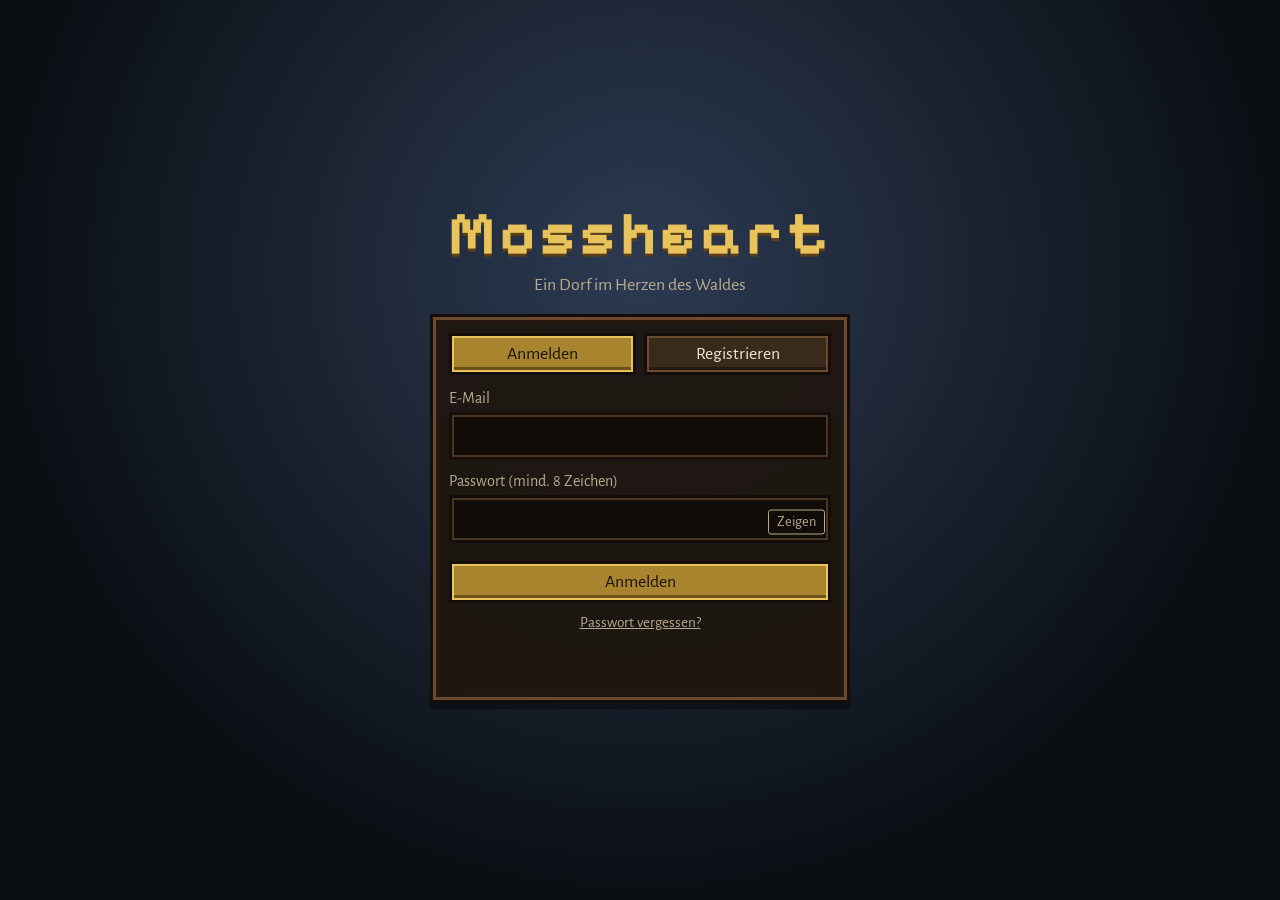
<file: index.html>
<!doctype html>
<html lang="de">
<head>
  <meta charset="utf-8">
  <meta name="viewport" content="width=device-width, initial-scale=1, viewport-fit=cover">
  <meta name="theme-color" content="#0b0f14">
  <title>Mossheart</title>
  <link rel="preconnect" href="https://fonts.googleapis.com">
  <link rel="preconnect" href="https://fonts.gstatic.com" crossorigin>
  <link href="https://fonts.googleapis.com/css2?family=Alegreya+Sans:wght@400;500;700;800&family=Pixelify+Sans:wght@400;600;700&display=swap" rel="stylesheet">
  <link rel="stylesheet" href="style.css?v=38">
</head>
<body>
  <!-- Anmeldung -->
  <div id="auth-screen" class="auth-screen">
    <main class="auth-content">
      <h1 class="logo">Mossheart</h1>
      <p class="tagline">Ein Dorf im Herzen des Waldes</p>
      <section id="auth-view" class="px-frame">
        <div class="tabs">
          <button type="button" id="tab-login" class="px-btn active">Anmelden</button>
          <button type="button" id="tab-register" class="px-btn">Registrieren</button>
        </div>
        <form id="auth-form">
          <label id="name-label" hidden>Charaktername
            <input id="character" minlength="3" maxlength="24" autocomplete="nickname">
          </label>
          <label>E-Mail <input id="email" type="email" required autocomplete="email"></label>
          <label>Passwort (mind. 8 Zeichen) <span class="pw-wrap"><input id="password" type="password" minlength="8" required autocomplete="current-password"><button type="button" id="pw-toggle" class="pw-toggle" data-for="password" aria-label="Passwort anzeigen" aria-pressed="false" title="Passwort anzeigen">Zeigen</button></span></label>
          <button type="submit" id="submit-btn" class="px-btn primary">Anmelden</button>
          <button type="button" id="forgot-btn" class="link-btn">Passwort vergessen?</button>
          <p id="auth-msg" class="msg" role="status"></p>
        </form>
        <form id="recover-form" hidden>
          <p class="small">Leg ein neues Passwort fest.</p>
          <input type="email" id="recover-user" autocomplete="username" hidden>
          <label>Neues Passwort (mind. 8 Zeichen) <span class="pw-wrap"><input id="new-password" type="password" minlength="8" required autocomplete="new-password"><button type="button" class="pw-toggle" data-for="new-password" aria-label="Passwort anzeigen" aria-pressed="false" title="Passwort anzeigen">Zeigen</button></span></label>
          <button type="submit" id="recover-btn" class="px-btn primary">Passwort speichern</button>
          <p id="recover-msg" class="msg" role="status"></p>
        </form>
      </section>
    </main>
  </div>

  <!-- Charaktererstellung -->
  <div id="creator" class="creator" hidden></div>

  <!-- Spiel -->
  <div id="game" hidden>
    <div id="stage" class="stage"></div>

    <header class="ui topbar">
      <div class="chip px-frame small" id="mood-chip">…</div>
      <div class="banner"><span id="banner-title">Dorf</span></div>
      <div class="top-right">
        <button type="button" class="px-btn icon" id="gear-btn" aria-label="Einstellungen">⚙</button>
        <div class="px-frame small menu" id="gear-menu" hidden>
          <p class="muted" id="who"></p>
          <label class="small menu-row">Gegend ansehen
            <select id="land-preview"></select></label>
          <label class="small menu-row">Haltung des Helden
            <select id="pose-preview"></select></label>
          <button type="button" class="px-btn" id="logout-btn">Abmelden</button>
        </div>
      </div>
    </header>

    <section class="ui panel px-frame" id="panel" hidden>
      <div class="panel-head"><h2 id="panel-title"></h2><button type="button" class="px-btn icon" id="panel-close" aria-label="Schließen">✕</button></div>
      <div id="panel-body"></div>
    </section>

    <nav class="ui dock px-frame" id="dock" aria-label="Hauptmenü"></nav>
    <div class="ui tooltip px-frame small" id="tooltip" hidden></div>
    <section class="ui selcard px-frame" id="selcard" hidden></section>
    <section class="ui dialog px-frame" id="dialog" hidden></section>
    <section class="ui quest px-frame" id="questbox" hidden></section>
  </div>

  <script type="module" src="app.js?v=41"></script>
</body>
</html>
</file>
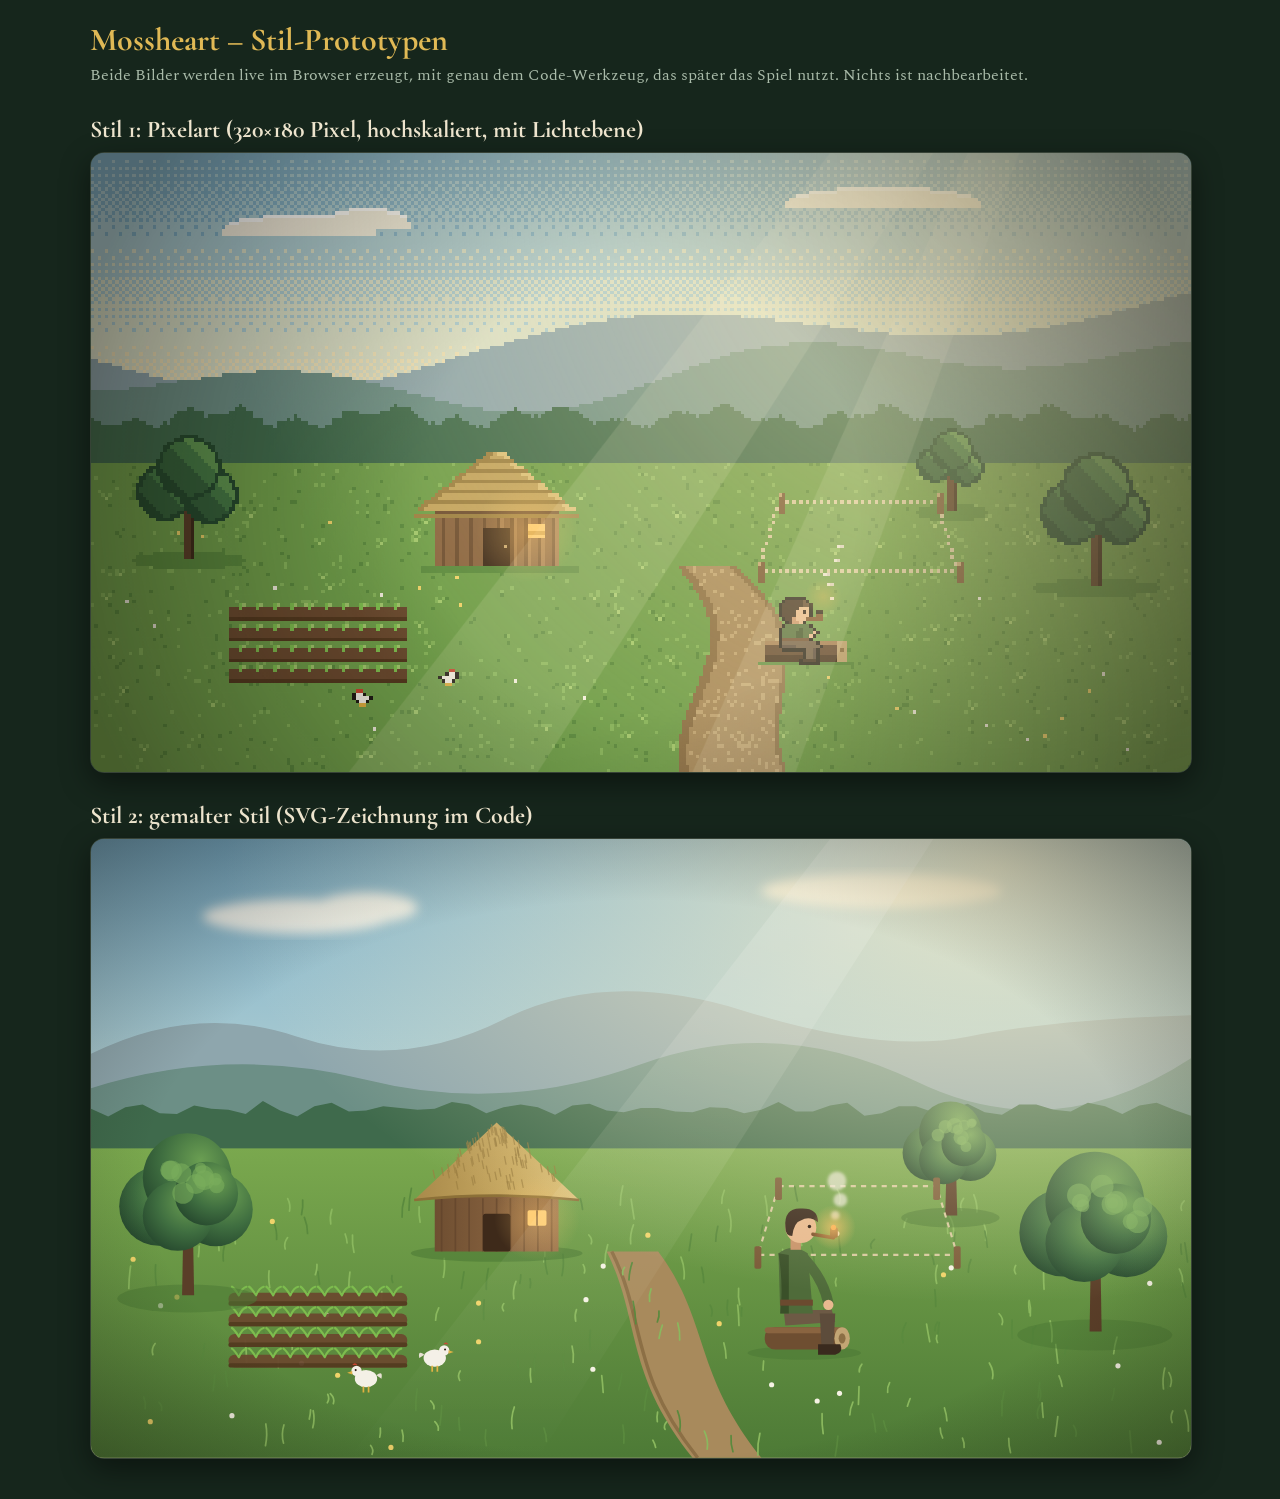
<file: prototyp/index.html>
<!doctype html>
<html lang="de">
<head>
  <meta charset="utf-8">
  <meta name="viewport" content="width=device-width, initial-scale=1">
  <title>Mossheart – Stil-Prototypen</title>
  <link href="https://fonts.googleapis.com/css2?family=Cormorant+Garamond:wght@600;700&family=Spectral:wght@400&display=swap" rel="stylesheet">
  <style>
    body { margin: 0; background: #16261c; color: #efe6cf; font-family: 'Spectral', Georgia, serif; }
    main { max-width: 1100px; margin: 0 auto; padding: 20px 14px 40px; }
    h1, h2 { font-family: 'Cormorant Garamond', Georgia, serif; }
    h1 { color: #e0b955; margin: 0 0 4px; }
    h2 { margin: 28px 0 8px; }
    p { color: #a9bba9; margin: 4px 0; }
    .frame { position: relative; width: 100%; aspect-ratio: 16 / 9; border-radius: 14px; overflow: hidden; border: 1px solid rgba(239,230,207,.15); box-shadow: 0 10px 30px rgba(0,0,0,.45); }
    .frame canvas, .frame svg { position: absolute; inset: 0; width: 100%; height: 100%; display: block; }
    #pixel-base { image-rendering: pixelated; }
    #pixel-light { mix-blend-mode: normal; pointer-events: none; }
    .p-smoke { animation: psmoke 6s ease-in-out infinite alternate; }
    .p-ember { animation: ember 1.4s ease-in-out infinite alternate; }
    @keyframes psmoke { from { transform: translate(0, 6px); opacity: .5; } to { transform: translate(8px, -10px); opacity: .8; } }
    @keyframes ember { from { opacity: .6; } to { opacity: 1; } }
    body.solo main > :not(.show) { display: none; }
    body.solo main { max-width: none; padding: 0; }
    body.solo .frame { border-radius: 0; border: 0; }
  </style>
</head>
<body>
  <main>
    <header class="intro"><h1>Mossheart – Stil-Prototypen</h1>
      <p>Beide Bilder werden live im Browser erzeugt, mit genau dem Code-Werkzeug, das später das Spiel nutzt. Nichts ist nachbearbeitet.</p></header>

    <section id="pixel" class="block"><h2>Stil 1: Pixelart (320×180 Pixel, hochskaliert, mit Lichtebene)</h2>
      <div class="frame"><canvas id="pixel-base"></canvas><canvas id="pixel-light"></canvas></div></section>

    <section id="ghibli" class="block"><h2>Stil 2: gemalter Stil (SVG-Zeichnung im Code)</h2>
      <div class="frame" id="painted"></div></section>
  </main>
  <script type="module">
    import { drawPixelScene } from './pixel.js?v=1';
    import { drawPaintedScene } from './painted.js?v=1';
    const solo = location.hash.slice(1);
    if (solo === 'pixel' || solo === 'ghibli') {
      document.body.classList.add('solo');
      document.getElementById(solo).classList.add('show');
    }
    const base = document.getElementById('pixel-base'), light = document.getElementById('pixel-light');
    const loop = (t) => { drawPixelScene(base, light, t); requestAnimationFrame(loop); };
    requestAnimationFrame(loop);
    drawPaintedScene(document.getElementById('painted'));
  </script>
</body>
</html>
</file>
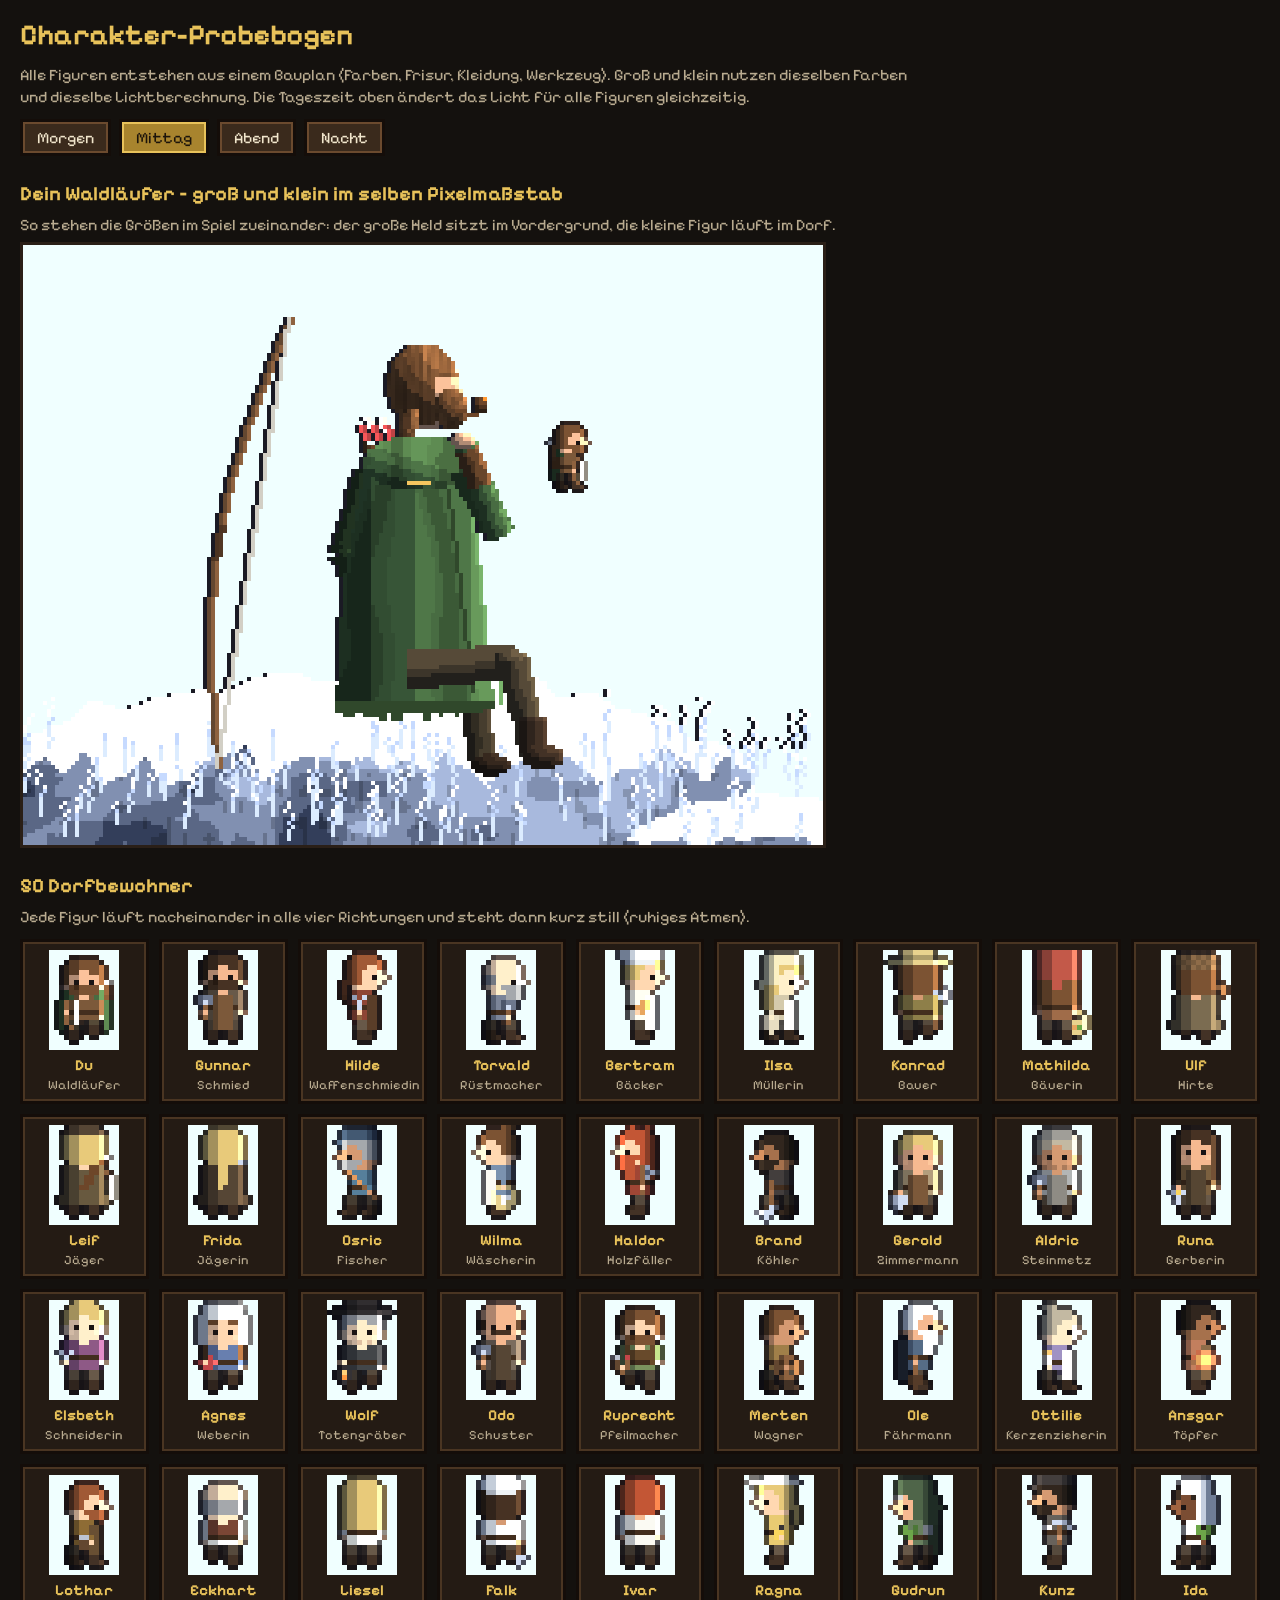
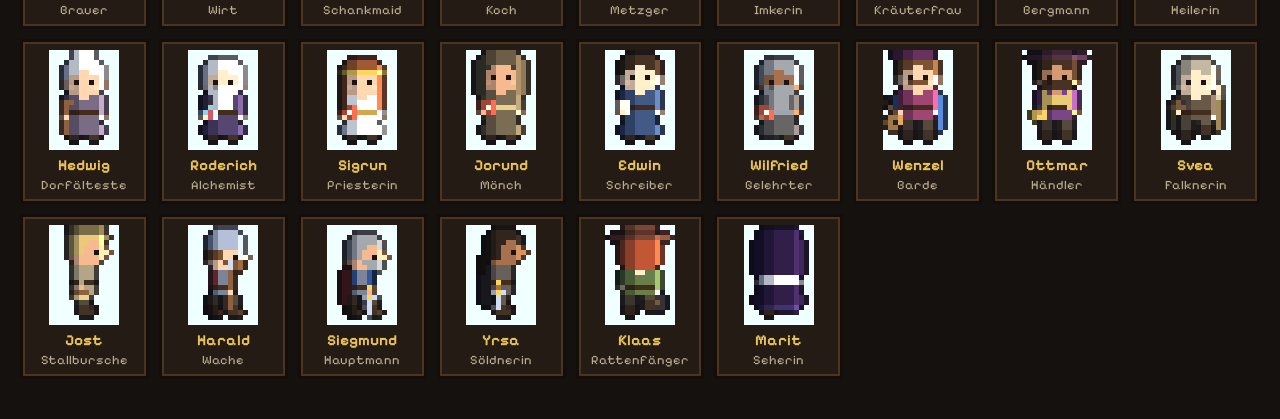
<file: prototyp/charaktere.html>
<!doctype html>
<html lang="de">
<head>
<meta charset="utf-8">
<meta name="viewport" content="width=device-width, initial-scale=1">
<title>Mossheart – Charakter-Probebogen</title>
<link href="https://fonts.googleapis.com/css2?family=Pixelify+Sans:wght@400;700&display=swap" rel="stylesheet">
<style>
  body { margin: 0; background: #14110e; color: #f1e6cc; font-family: 'Pixelify Sans', monospace; }
  header { padding: 18px 20px 6px; }
  h1 { margin: 0; color: #e8c25a; font-size: 1.8rem; }
  h2 { color: #e8c25a; font-size: 1.25rem; margin: 26px 20px 8px; }
  p { margin: 6px 20px; color: #b9ab90; max-width: 900px; line-height: 1.4; }
  .row { display: flex; gap: 8px; flex-wrap: wrap; margin: 10px 20px; }
  button { font-family: inherit; font-size: 1rem; color: #f1e6cc; background: #3a2a1c; border: 3px solid #140d09; box-shadow: inset 0 0 0 2px #6b4a2e; padding: 6px 14px; cursor: pointer; }
  button.on { background: #a8842e; color: #1c140a; box-shadow: inset 0 0 0 2px #e8c25a; }
  canvas { image-rendering: pixelated; display: block; }
  #hero { margin: 0 20px; border: 3px solid #2a1f17; max-width: calc(100vw - 46px); height: auto; }
  .grid { display: grid; grid-template-columns: repeat(auto-fill, minmax(118px, 1fr)); gap: 10px; margin: 10px 20px 40px; }
  .card { background: #241b14; border: 3px solid #140d09; box-shadow: inset 0 0 0 2px #4a3522; padding: 8px; text-align: center; }
  .card canvas { margin: 0 auto 6px; width: 70px; height: 100px; }
  .card b { display: block; color: #e8c25a; font-size: .95rem; }
  .card span { font-size: .8rem; color: #b9ab90; }
</style>
</head>
<body>
<header><h1>Charakter-Probebogen</h1></header>
<p>Alle Figuren entstehen aus einem Bauplan (Farben, Frisur, Kleidung, Werkzeug). Groß und klein nutzen dieselben Farben und dieselbe Lichtberechnung. Die Tageszeit oben ändert das Licht für alle Figuren gleichzeitig.</p>
<div class="row" id="times"></div>
<h2>Dein Waldläufer – groß und klein im selben Pixelmaßstab</h2>
<p>So stehen die Größen im Spiel zueinander: der große Held sitzt im Vordergrund, die kleine Figur läuft im Dorf.</p>
<canvas id="hero" width="800" height="600"></canvas>
<h2>50 Dorfbewohner</h2>
<p>Jede Figur läuft nacheinander in alle vier Richtungen und steht dann kurz still (ruhiges Atmen).</p>
<div class="grid" id="grid"></div>
<script type="module">
  import { setMood } from '../game/core.js?v=1';
  import * as CORE from '../game/core.js?v=1';
  import { heroSprite, HERO_PLAN, HERO_W, sheetData, smallSprite, SW, SH } from '../game/chars.js?v=3';
  import { VILLAGERS } from '../game/villagers.js?v=1';
  const TIMES = [['morgen', 'Morgen'], ['mittag', 'Mittag'], ['abend', 'Abend'], ['nacht', 'Nacht']];
  const month = new Date().getMonth(), season = month >= 2 && month <= 4 ? 'fruehling' : month >= 5 && month <= 7 ? 'sommer' : month >= 8 && month <= 10 ? 'herbst' : 'winter';
  let time = 'mittag', sheets = [], heroF = [], grassCol = '#4a5a34';
  const all = [HERO_PLAN, ...VILLAGERS];
  const grid = document.getElementById('grid');
  const cards = all.map((p, i) => {
    const d = document.createElement('div'); d.className = 'card';
    const cv = document.createElement('canvas'); cv.width = SW; cv.height = SH;
    const b = document.createElement('b'); b.textContent = i === 0 ? 'Du' : p.name;
    const s = document.createElement('span'); s.textContent = p.beruf;
    d.append(cv, b, s); grid.append(d); return cv;
  });
  const toCanvas = (data, w, h) => { const c = document.createElement('canvas'); c.width = w; c.height = h; c.getContext('2d').putImageData(new ImageData(data, w, h), 0, 0); return c; };
  function build() {
    setMood(time, season);
    const g = CORE.S.grass[1], m = CORE.mul(CORE.hex(g), CORE.add(CORE.AMB, CORE.sc(CORE.LIGHT, 0.7)));
    grassCol = `rgb(${Math.min(255, m[0] * 255) | 0},${Math.min(255, m[1] * 255) | 0},${Math.min(255, m[2] * 255) | 0})`;
    sheets = all.map((p) => { const s = sheetData(p); return toCanvas(s.data, s.w, s.h); });
    heroF = [0, 1].map((b) => toCanvas(heroSprite(HERO_PLAN, b).data, HERO_W, 270));
    document.querySelectorAll('#times button').forEach((b) => b.classList.toggle('on', b.dataset.t === time));
  }
  const tb = document.getElementById('times');
  for (const [k, n] of TIMES) { const b = document.createElement('button'); b.textContent = n; b.dataset.t = k; b.onclick = () => { time = k; build(); }; tb.append(b); }
  build();
  const seq = [['down', 3], ['right', 3], ['up', 3], ['left', 3], ['idle', 3]], DIR = { down: 0, up: 1, right: 2, left: 3 };
  function frameFor(t, off) {
    const cyc = 15000, u = ((t + off) % cyc) / 1000; let acc = 0;
    for (const [d, dur] of seq) { if (u < acc + dur) { if (d === 'idle') return [4 + (((u - acc) % 3) > 1.8 ? 1 : 0), 0]; return [Math.floor((u - acc) * 4.5) % 4, DIR[d]]; } acc += dur; }
    return [4, 0];
  }
  const hc = document.getElementById('hero').getContext('2d'); hc.imageSmoothingEnabled = false;
  function loop(t) {
    // großer + kleiner Held, Maßstab 4 (Ausschnitt 200×150 Weltpixel)
    hc.fillStyle = grassCol; hc.fillRect(0, 0, 800, 600);
    const ph = (t % 6400) / 6400, bf = ph > 0.08 && ph < 0.45 ? 1 : 0;
    hc.drawImage(heroF[bf], 0, 120, 200, 150, 0, 0, 800, 600);
    // kleiner Held läuft im Hintergrund hin und her
    const u = (t / 14000) % 1, x = 120 + (u < 0.5 ? u * 2 : 2 - u * 2) * 60, dir = u < 0.5 ? 2 : 3, col = Math.floor(t / 230) % 4;
    hc.fillStyle = 'rgba(15,18,28,.28)'; hc.fillRect((x - 4) * 4, 60 * 4, 32, 4);
    hc.drawImage(sheets[0], col * SW, dir * SH, SW, SH, (x - 7) * 4, (60 - 17) * 4, SW * 4, SH * 4);
    cards.forEach((cv, i) => { const c = cv.getContext('2d'); c.clearRect(0, 0, SW, SH); const [fc, fr] = frameFor(t, i * 700); c.drawImage(sheets[i], fc * SW, fr * SH, SW, SH, 0, 0, SW, SH); cv.style.background = grassCol; });
    requestAnimationFrame(loop);
  }
  requestAnimationFrame(loop);
</script>
</body>
</html>
</file>
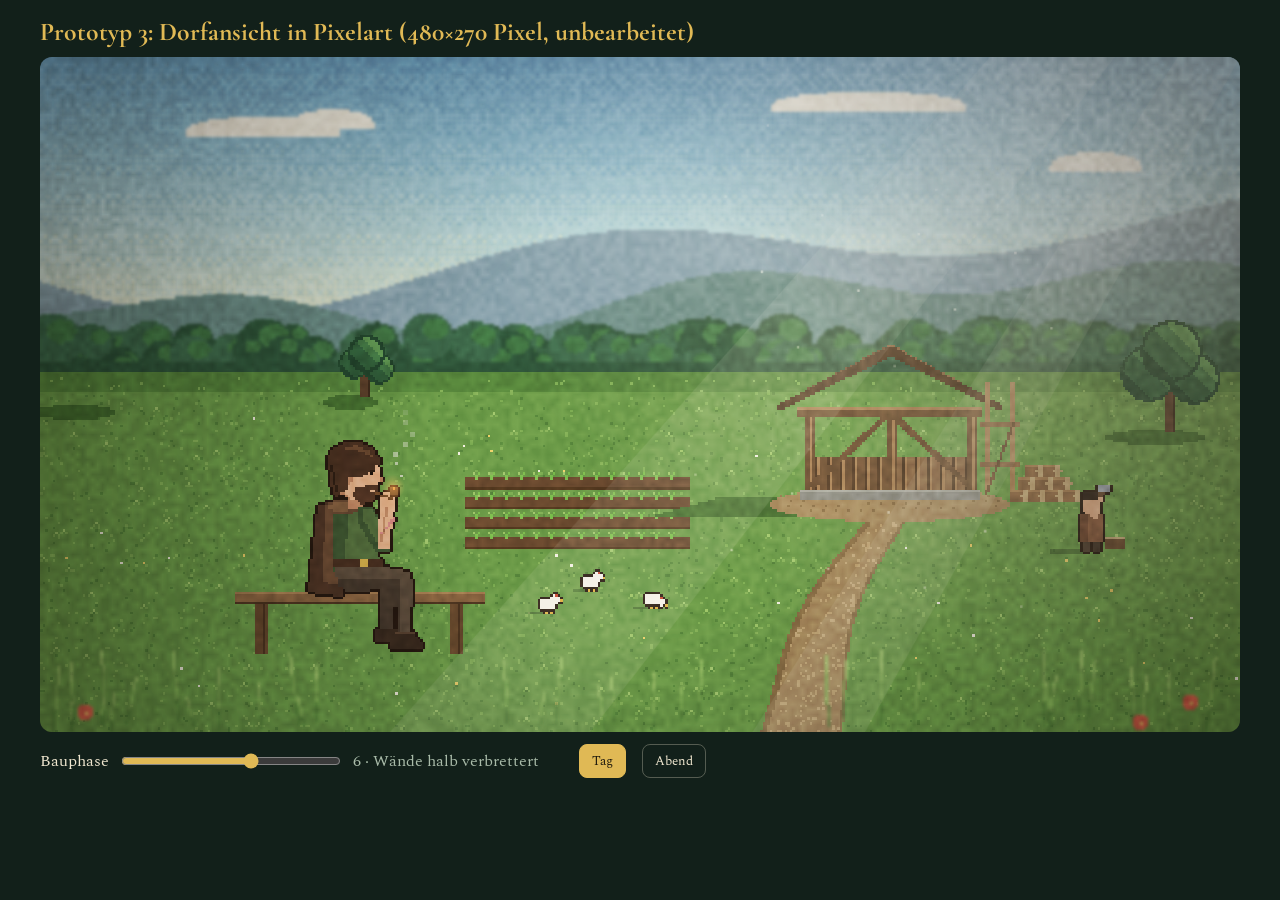
<file: prototyp/v3.html>
<!doctype html>
<html lang="de">
<head>
  <meta charset="utf-8">
  <meta name="viewport" content="width=device-width, initial-scale=1">
  <title>Mossheart – Prototyp 3</title>
  <link href="https://fonts.googleapis.com/css2?family=Cormorant+Garamond:wght@600;700&family=Spectral:wght@400&display=swap" rel="stylesheet">
  <style>
    body { margin: 0; background: #12201a; color: #efe6cf; font-family: 'Spectral', Georgia, serif; }
    main { max-width: 1200px; margin: 0 auto; padding: 16px 12px 40px; }
    h1 { font-family: 'Cormorant Garamond', Georgia, serif; color: #e0b955; margin: 0 0 10px; font-size: 1.6rem; }
    .frame { position: relative; width: 100%; aspect-ratio: 16 / 9; overflow: hidden; border-radius: 12px; background: #000; }
    .frame canvas { position: absolute; inset: 0; width: 100%; height: 100%; image-rendering: pixelated; }
    #bg { filter: blur(1.6px); transform: scale(1.01); }
    #near { filter: blur(1.4px); }
    #glow { mix-blend-mode: screen; image-rendering: auto; }
    #shade { mix-blend-mode: multiply; image-rendering: auto; }
    #grain { mix-blend-mode: overlay; opacity: .10; image-rendering: auto; }
    .controls { display: flex; flex-wrap: wrap; gap: 16px; align-items: center; margin-top: 12px; }
    .controls label { display: flex; align-items: center; gap: 10px; }
    input[type=range] { width: 220px; accent-color: #e0b955; }
    button { background: transparent; color: #efe6cf; border: 1px solid rgba(239,230,207,.3); border-radius: 8px; padding: 6px 12px; font-family: inherit; cursor: pointer; }
    button.on { background: #e0b955; color: #1f1a0e; border-color: #e0b955; }
    .stage-name { color: #a9bba9; min-width: 210px; }
  </style>
</head>
<body>
  <main>
    <h1>Prototyp 3: Dorfansicht in Pixelart (480×270 Pixel, unbearbeitet)</h1>
    <div class="frame">
      <canvas id="bg"></canvas><canvas id="mid"></canvas><canvas id="anim"></canvas><canvas id="front"></canvas>
      <canvas id="near"></canvas><canvas id="glow"></canvas><canvas id="shade"></canvas><canvas id="grain"></canvas>
    </div>
    <div class="controls">
      <label>Bauphase <input id="stage" type="range" min="0" max="10" value="6"> <span id="stage-name" class="stage-name"></span></label>
      <button id="day" class="on" type="button">Tag</button><button id="evening" type="button">Abend</button>
    </div>
  </main>
  <script type="module">
    import { drawBackground, drawMid, drawFront, drawNear, drawAnim, drawGlow, drawShade, drawGrain } from './v3.js?v=1';
    const $ = (id) => document.getElementById(id);
    const NAMES = ['0 · Bauplatz abgesteckt', '1 · Material angeliefert', '2 · Steinfundament', '3 · Pfosten stehen', '4 · Balken und Streben',
      '5 · Dachsparren, Gerüst', '6 · Wände halb verbrettert', '7 · Wände fertig', '8 · Dach halb gedeckt', '9 · Dach gedeckt', '10 · Fertig, bewohnt'];
    const params = new URLSearchParams(location.search);
    let stage = Number(params.get('stage') ?? 6), mode = params.get('mode') === 'evening' ? 'evening' : 'day';
    $('stage').value = stage;
    function redraw() {
      drawBackground($('bg'), mode); drawMid($('mid'), stage); drawFront($('front'), { scar: true }); drawNear($('near')); drawShade($('shade'), mode);
      $('stage-name').textContent = NAMES[stage];
      $('day').classList.toggle('on', mode === 'day'); $('evening').classList.toggle('on', mode === 'evening');
    }
    $('stage').oninput = (e) => { stage = Number(e.target.value); redraw(); };
    $('day').onclick = () => { mode = 'day'; redraw(); };
    $('evening').onclick = () => { mode = 'evening'; redraw(); };
    redraw();
    let lastGrain = 0;
    const loop = (t) => {
      drawAnim($('anim'), t, stage); drawGlow($('glow'), t, mode, stage);
      if (t - lastGrain > 90) { drawGrain($('grain')); lastGrain = t; }
      requestAnimationFrame(loop);
    };
    requestAnimationFrame(loop);
  </script>
</body>
</html>
</file>
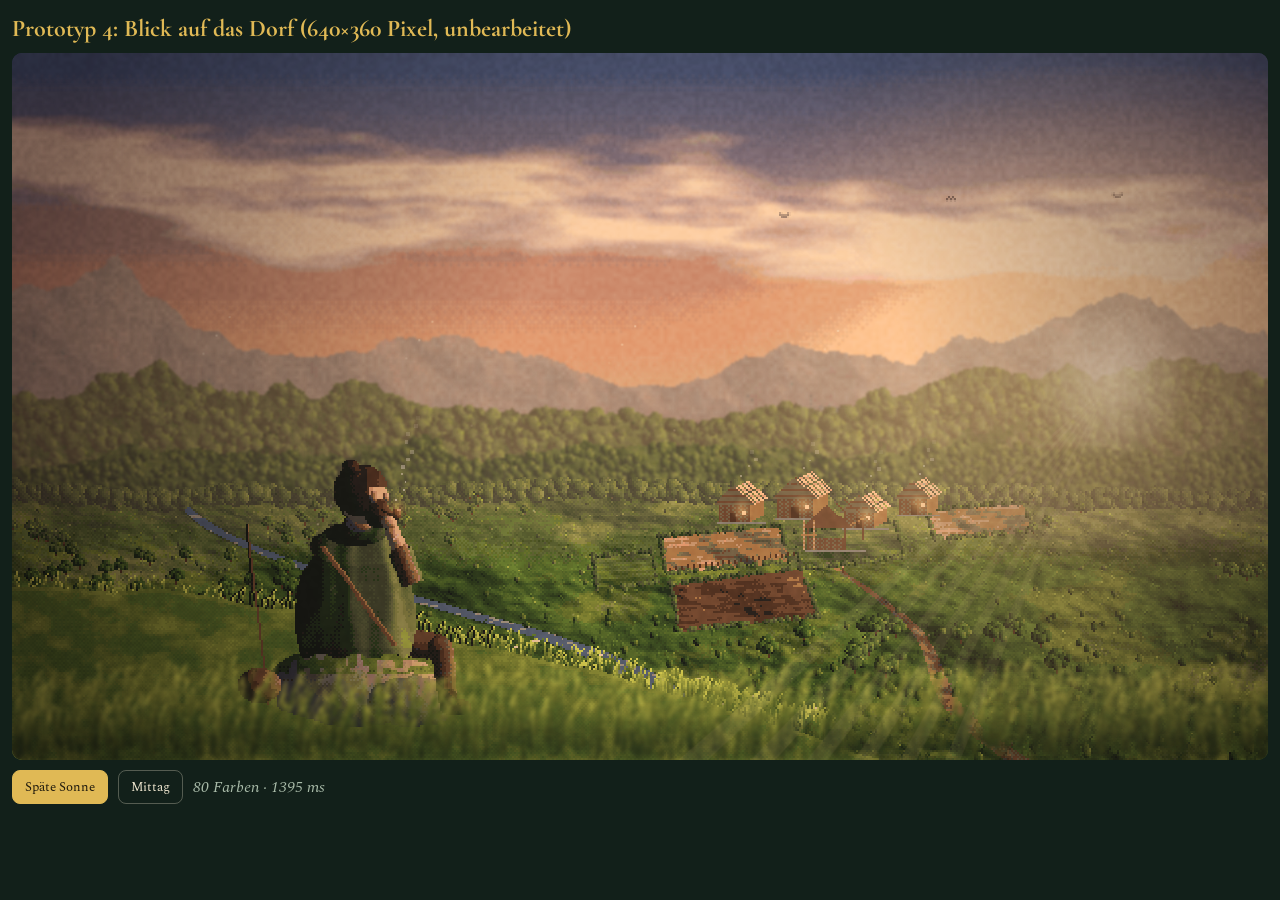
<file: prototyp/v4.html>
<!doctype html>
<html lang="de">
<head>
  <meta charset="utf-8">
  <meta name="viewport" content="width=device-width, initial-scale=1">
  <title>Mossheart – Prototyp 4</title>
  <link href="https://fonts.googleapis.com/css2?family=Cormorant+Garamond:wght@600;700&family=Spectral:wght@400&display=swap" rel="stylesheet">
  <style>
    body { margin: 0; background: #12201a; color: #efe6cf; font-family: 'Spectral', Georgia, serif; }
    main { max-width: 1280px; margin: 0 auto; padding: 14px 12px 40px; }
    h1 { font-family: 'Cormorant Garamond', Georgia, serif; color: #e0b955; margin: 0 0 10px; font-size: 1.5rem; }
    .frame { position: relative; width: 100%; aspect-ratio: 16 / 9; overflow: hidden; border-radius: 10px; background: #000; }
    .frame canvas { position: absolute; inset: 0; width: 100%; height: 100%; image-rendering: pixelated; }
    #back { filter: blur(1.3px); transform: scale(1.01); }
    #mid { filter: blur(0.35px); }
    #near { filter: blur(2px); }
    #glow { mix-blend-mode: screen; image-rendering: auto; }
    #shade { mix-blend-mode: multiply; image-rendering: auto; }
    #grain { mix-blend-mode: overlay; opacity: .06; image-rendering: auto; }
    .controls { display: flex; gap: 10px; margin-top: 10px; align-items: center; color: #a9bba9; }
    button { background: transparent; color: #efe6cf; border: 1px solid rgba(239,230,207,.3); border-radius: 8px; padding: 6px 12px; font-family: inherit; cursor: pointer; }
    button.on { background: #e0b955; color: #1f1a0e; border-color: #e0b955; }
    #busy { font-style: italic; }
    body.clean #back, body.clean #mid, body.clean #near { filter: none; transform: none; }
    body.clean #grain { opacity: .035; }
  </style>
</head>
<body>
  <main>
    <h1>Prototyp 4: Blick auf das Dorf (640×360 Pixel, unbearbeitet)</h1>
    <div class="frame">
      <canvas id="back"></canvas><canvas id="mid"></canvas><canvas id="front"></canvas><canvas id="anim"></canvas>
      <canvas id="near"></canvas><canvas id="glow"></canvas><canvas id="shade"></canvas><canvas id="grain"></canvas>
    </div>
    <div class="controls">
      <button id="golden" class="on" type="button">Späte Sonne</button><button id="day" type="button">Mittag</button><span id="busy"></span>
    </div>
  </main>
  <script type="module">
    import { renderAll, drawAnim, drawGlow, drawShade, drawGrain } from './v4.js?v=3';
    const $ = (id) => document.getElementById(id);
    const qp = new URLSearchParams(location.search);
    let mood = qp.get('mood') === 'day' ? 'day' : 'golden';
    const style = qp.get('style') === 'clean' ? 'clean' : 'raw';
    if (style === 'clean') document.body.classList.add('clean');
    const cvs = { back: $('back'), mid: $('mid'), front: $('front'), near: $('near') };
    function render() {
      $('busy').textContent = 'zeichne …';
      setTimeout(() => {
        const t0 = performance.now();
        const n = renderAll(mood, cvs, style); drawShade($('shade'), mood);
        $('busy').textContent = `${n} Farben · ${Math.round(performance.now() - t0)} ms`;
        $('golden').classList.toggle('on', mood === 'golden'); $('day').classList.toggle('on', mood === 'day');
        window.__rendered = true;
      }, 20);
    }
    $('golden').onclick = () => { mood = 'golden'; render(); };
    $('day').onclick = () => { mood = 'day'; render(); };
    render();
    let lg = 0;
    const loop = (t) => { drawAnim($('anim'), t, mood); drawGlow($('glow'), t, mood); if (t - lg > 90) { drawGrain($('grain')); lg = t; } requestAnimationFrame(loop); };
    requestAnimationFrame(loop);
  </script>
</body>
</html>
</file>
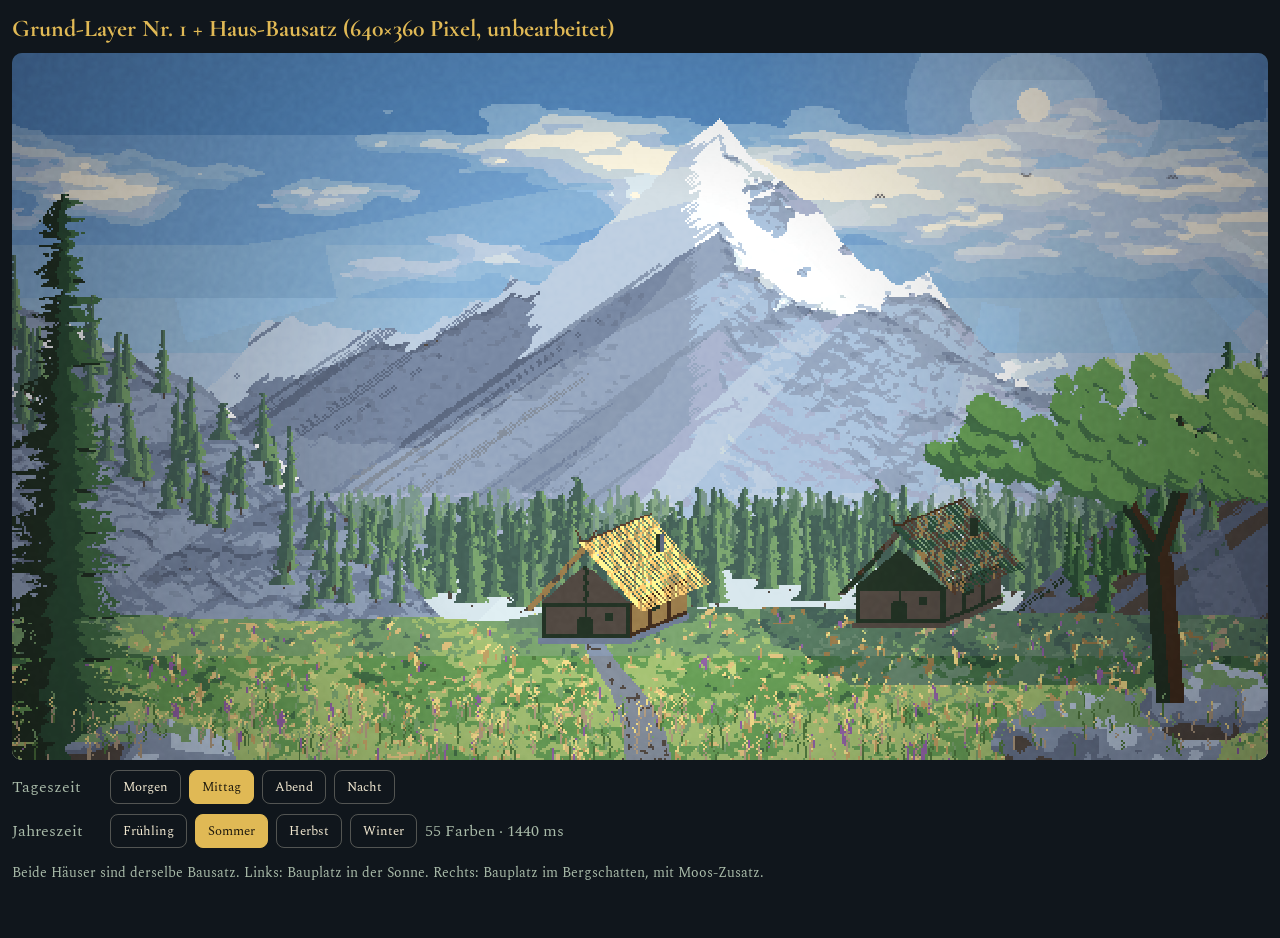
<file: prototyp/v5.html>
<!doctype html>
<html lang="de">
<head>
  <meta charset="utf-8">
  <meta name="viewport" content="width=device-width, initial-scale=1">
  <title>Mossheart – Grund-Layer 1</title>
  <link href="https://fonts.googleapis.com/css2?family=Cormorant+Garamond:wght@600;700&family=Spectral:wght@400&display=swap" rel="stylesheet">
  <style>
    body { margin: 0; background: #10161c; color: #efe6cf; font-family: 'Spectral', Georgia, serif; }
    main { max-width: 1280px; margin: 0 auto; padding: 14px 12px 40px; }
    h1 { font-family: 'Cormorant Garamond', Georgia, serif; color: #e0b955; margin: 0 0 10px; font-size: 1.5rem; }
    .frame { position: relative; width: 100%; aspect-ratio: 16 / 9; overflow: hidden; border-radius: 10px; background: #000; }
    .frame canvas { position: absolute; inset: 0; width: 100%; height: 100%; image-rendering: pixelated; }
    #glow { mix-blend-mode: screen; image-rendering: auto; }
    #shade { mix-blend-mode: multiply; image-rendering: auto; }
    #grain { mix-blend-mode: overlay; opacity: .035; image-rendering: auto; }
    .row { display: flex; flex-wrap: wrap; gap: 8px; margin-top: 10px; align-items: center; color: #a9bba9; }
    .row span.l { min-width: 90px; }
    button { background: transparent; color: #efe6cf; border: 1px solid rgba(239,230,207,.3); border-radius: 8px; padding: 6px 12px; font-family: inherit; cursor: pointer; }
    button.on { background: #e0b955; color: #1f1a0e; border-color: #e0b955; }
    p.note { color: #a9bba9; font-size: .9rem; }
  </style>
</head>
<body>
  <main>
    <h1>Grund-Layer Nr. 1 + Haus-Bausatz (640×360 Pixel, unbearbeitet)</h1>
    <div class="frame">
      <canvas id="back"></canvas><canvas id="mid"></canvas><canvas id="houses"></canvas><canvas id="front"></canvas>
      <canvas id="anim"></canvas><canvas id="glow"></canvas><canvas id="shade"></canvas><canvas id="grain"></canvas>
    </div>
    <div class="row"><span class="l">Tageszeit</span>
      <button data-time="morgen">Morgen</button><button data-time="mittag">Mittag</button><button data-time="abend">Abend</button><button data-time="nacht">Nacht</button></div>
    <div class="row"><span class="l">Jahreszeit</span>
      <button data-season="fruehling">Frühling</button><button data-season="sommer">Sommer</button><button data-season="herbst">Herbst</button><button data-season="winter">Winter</button>
      <span id="busy"></span></div>
    <p class="note">Beide Häuser sind derselbe Bausatz. Links: Bauplatz in der Sonne. Rechts: Bauplatz im Bergschatten, mit Moos-Zusatz.</p>
  </main>
  <script type="module">
    import { renderScene, drawAnim, drawGlow, drawShade, drawGrain, W, H } from './v5.js?v=2';
    const $ = (id) => document.getElementById(id);
    const qp = new URLSearchParams(location.search);
    let time = qp.get('time') || 'mittag', season = qp.get('season') || 'sommer', info = [];
    const paint = (cv, data) => { cv.width = W; cv.height = H; const ctx = cv.getContext('2d'); ctx.putImageData(new ImageData(data, W, H), 0, 0); };
    function render() {
      document.querySelectorAll('[data-time]').forEach((b) => b.classList.toggle('on', b.dataset.time === time));
      document.querySelectorAll('[data-season]').forEach((b) => b.classList.toggle('on', b.dataset.season === season));
      $('busy').textContent = 'zeichne …';
      setTimeout(() => {
        const t0 = performance.now();
        const res = renderScene(time, season); info = res.info;
        for (const k of ['back', 'mid', 'houses', 'front']) paint($(k), res.imgs[k]);
        drawShade($('shade'), time);
        $('busy').textContent = `${res.pal.length} Farben · ${Math.round(performance.now() - t0)} ms`;
        window.__rendered = true;
      }, 20);
    }
    document.querySelectorAll('[data-time]').forEach((b) => b.onclick = () => { time = b.dataset.time; render(); });
    document.querySelectorAll('[data-season]').forEach((b) => b.onclick = () => { season = b.dataset.season; render(); });
    render();
    let lg = 0;
    const loop = (t) => { drawAnim($('anim'), t, time, season, info); drawGlow($('glow'), t, time, info); if (t - lg > 100) { drawGrain($('grain')); lg = t; } requestAnimationFrame(loop); };
    requestAnimationFrame(loop);
  </script>
</body>
</html>
</file>
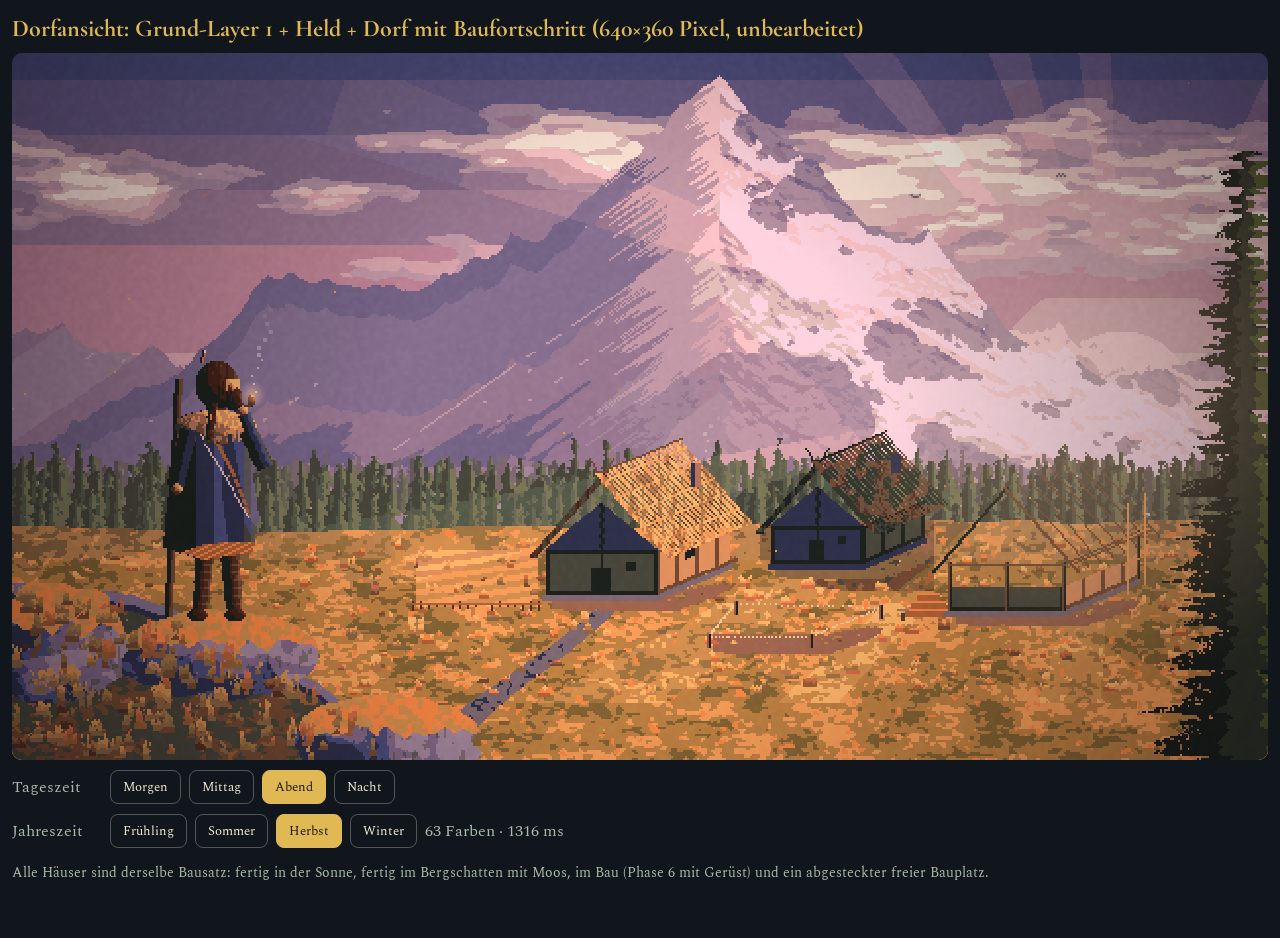
<file: prototyp/v6.html>
<!doctype html>
<html lang="de">
<head>
  <meta charset="utf-8">
  <meta name="viewport" content="width=device-width, initial-scale=1">
  <title>Mossheart – Dorfansicht</title>
  <link href="https://fonts.googleapis.com/css2?family=Cormorant+Garamond:wght@600;700&family=Spectral:wght@400&display=swap" rel="stylesheet">
  <style>
    body { margin: 0; background: #10161c; color: #efe6cf; font-family: 'Spectral', Georgia, serif; }
    main { max-width: 1280px; margin: 0 auto; padding: 14px 12px 40px; }
    h1 { font-family: 'Cormorant Garamond', Georgia, serif; color: #e0b955; margin: 0 0 10px; font-size: 1.5rem; }
    .frame { position: relative; width: 100%; aspect-ratio: 16 / 9; overflow: hidden; border-radius: 10px; background: #000; }
    .frame canvas { position: absolute; inset: 0; width: 100%; height: 100%; image-rendering: pixelated; }
    #glow { mix-blend-mode: screen; image-rendering: auto; }
    #shade { mix-blend-mode: multiply; image-rendering: auto; }
    #grain { mix-blend-mode: overlay; opacity: .035; image-rendering: auto; }
    .row { display: flex; flex-wrap: wrap; gap: 8px; margin-top: 10px; align-items: center; color: #a9bba9; }
    .row span.l { min-width: 90px; }
    button { background: transparent; color: #efe6cf; border: 1px solid rgba(239,230,207,.3); border-radius: 8px; padding: 6px 12px; font-family: inherit; cursor: pointer; }
    button.on { background: #e0b955; color: #1f1a0e; border-color: #e0b955; }
    p.note { color: #a9bba9; font-size: .9rem; }
  </style>
</head>
<body>
  <main>
    <h1>Dorfansicht: Grund-Layer 1 + Held + Dorf mit Baufortschritt (640×360 Pixel, unbearbeitet)</h1>
    <div class="frame">
      <canvas id="back"></canvas><canvas id="mid"></canvas><canvas id="village"></canvas><canvas id="front"></canvas><canvas id="hero"></canvas>
      <canvas id="anim"></canvas><canvas id="glow"></canvas><canvas id="shade"></canvas><canvas id="grain"></canvas>
    </div>
    <div class="row"><span class="l">Tageszeit</span>
      <button data-time="morgen">Morgen</button><button data-time="mittag">Mittag</button><button data-time="abend">Abend</button><button data-time="nacht">Nacht</button></div>
    <div class="row"><span class="l">Jahreszeit</span>
      <button data-season="fruehling">Frühling</button><button data-season="sommer">Sommer</button><button data-season="herbst">Herbst</button><button data-season="winter">Winter</button>
      <span id="busy"></span></div>
    <p class="note">Alle Häuser sind derselbe Bausatz: fertig in der Sonne, fertig im Bergschatten mit Moos, im Bau (Phase 6 mit Gerüst) und ein abgesteckter freier Bauplatz.</p>
  </main>
  <script type="module">
    import { renderScene, drawAnim, drawGlow, drawShade, drawGrain, W, H } from './v6.js?v=1';
    const $ = (id) => document.getElementById(id);
    const qp = new URLSearchParams(location.search);
    let time = qp.get('time') || 'abend', season = qp.get('season') || 'herbst', info = [];
    const paint = (cv, data) => { cv.width = W; cv.height = H; const ctx = cv.getContext('2d'); ctx.putImageData(new ImageData(data, W, H), 0, 0); };
    function render() {
      document.querySelectorAll('[data-time]').forEach((b) => b.classList.toggle('on', b.dataset.time === time));
      document.querySelectorAll('[data-season]').forEach((b) => b.classList.toggle('on', b.dataset.season === season));
      $('busy').textContent = 'zeichne …';
      setTimeout(() => {
        const t0 = performance.now();
        const res = renderScene(time, season); info = res.info;
        for (const k of ['back', 'mid', 'village', 'front', 'hero']) paint($(k), res.imgs[k]);
        drawShade($('shade'), time);
        $('busy').textContent = `${res.pal.length} Farben · ${Math.round(performance.now() - t0)} ms`;
        window.__rendered = true;
      }, 20);
    }
    document.querySelectorAll('[data-time]').forEach((b) => b.onclick = () => { time = b.dataset.time; render(); });
    document.querySelectorAll('[data-season]').forEach((b) => b.onclick = () => { season = b.dataset.season; render(); });
    render();
    let lg = 0;
    const loop = (t) => { drawAnim($('anim'), t, time, season, info); drawGlow($('glow'), t, time, info); if (t - lg > 100) { drawGrain($('grain')); lg = t; } requestAnimationFrame(loop); };
    requestAnimationFrame(loop);
  </script>
</body>
</html>
</file>
<file: style.css>
:root {
  --wood: #2a1f17; --wood-d: #140d09; --wood-l: #6b4a2e; --gold: #e8c25a; --gold-d: #a8842e;
  --text: #f1e6cc; --muted: #b9ab90; --error: #f09a86; --ok: #a8dc9c;
  --font: 'Alegreya Sans', 'Segoe UI', system-ui, sans-serif;
  --font-pixel: 'Pixelify Sans', ui-monospace, monospace;
}
html { font-size: 1.12rem; }
@media (max-width: 600px) { html { font-size: 1.06rem; } }
h1, h2, h3, .hb-h, .hb-zeit, .panel-title, .brand, .logo { font-family: var(--font-pixel); letter-spacing: .3px; }

* { box-sizing: border-box; }
html, body { margin: 0; height: 100%; background: #0b0f14; color: var(--text); font-family: var(--font); }
[hidden] { display: none !important; }
.muted { color: var(--muted); } .small { font-size: 0.85rem; }
.msg { min-height: 1.2em; font-size: 0.9rem; } .msg.error, .error { color: var(--error); } .msg.ok { color: var(--ok); }

/* ---------- Pixel-Rahmen und Knöpfe ---------- */
.px-frame {
  background: rgba(30, 22, 16, .92); border: 3px solid var(--wood-d);
  box-shadow: inset 0 0 0 3px var(--wood-l), inset 0 0 0 6px #22170f, 0 6px 0 rgba(0, 0, 0, .35);
  padding: 16px;
}
.px-frame.small { padding: 8px 12px; }
.px-btn {
  font-family: var(--font); font-size: 1rem; color: var(--text); cursor: pointer;
  background: #3a2a1c; border: 3px solid var(--wood-d); box-shadow: inset 0 0 0 2px #6b4a2e, inset 0 -3px 0 2px #241810;
  padding: 7px 14px;
}
.px-btn:hover { background: #4a3522; }
.px-btn:active { box-shadow: inset 0 0 0 2px #6b4a2e, inset 0 3px 0 2px #241810; }
.px-btn.active, .px-btn.on { background: var(--gold-d); color: #1c140a; box-shadow: inset 0 0 0 2px var(--gold), inset 0 -3px 0 2px #6b5218; }
.px-btn.primary { width: 100%; margin-top: 6px; background: var(--gold-d); color: #1c140a; box-shadow: inset 0 0 0 2px var(--gold), inset 0 -3px 0 2px #6b5218; }
.px-btn.icon { padding: 4px 10px; font-size: 1.1rem; }
.px-btn:disabled { opacity: .5; cursor: not-allowed; }

/* ---------- Anmeldung ---------- */
.auth-screen { min-height: 100vh; min-height: 100dvh; display: grid; place-items: center; background: radial-gradient(ellipse at 50% 30%, #2c3a52 0%, #0b0f14 70%); }
.auth-content { width: min(420px, 92vw); padding: 24px 0; }
.logo { text-align: center; font-size: clamp(2.4rem, 9vw, 3.4rem); margin: 0; color: var(--gold); text-shadow: 0 3px 0 #5a3e18; letter-spacing: .06em; }
.tagline { text-align: center; margin: 4px 0 18px; color: var(--muted); }
.tabs { display: flex; gap: 8px; margin-bottom: 14px; } .tabs .px-btn { flex: 1; }
label { display: block; margin-bottom: 12px; font-size: 0.9rem; color: var(--muted); }
input { display: block; width: 100%; margin-top: 4px; padding: 10px; font-family: var(--font); font-size: 1rem; color: var(--text); background: #120c08; border: 3px solid var(--wood-d); box-shadow: inset 0 0 0 2px #4a3522; }
input:focus { outline: none; box-shadow: inset 0 0 0 2px var(--gold); }

/* ---------- Bühne (Szene) ---------- */
.stage { position: fixed; inset: 0; overflow: hidden; background: #0b0f14; touch-action: none; overscroll-behavior: none; }
.world { position: absolute; left: 0; top: 0; width: 960px; height: 540px; transform-origin: 0 0; will-change: transform; }
.lyr { position: absolute; left: 0; top: 0; width: 960px; height: 540px; image-rendering: pixelated; }
.lyr.glow { mix-blend-mode: screen; image-rendering: auto; }
.lyr.marks { image-rendering: auto; }
.lyr.roads { transition: opacity .8s; }
.herowrap { position: absolute; left: 0; top: 0; pointer-events: none; will-change: transform; }
.hero { position: absolute; inset: 0; width: 100%; height: 100%; image-rendering: pixelated; }
.screen { position: absolute; inset: 0; width: 100%; height: 100%; pointer-events: none; }
.weather { image-rendering: pixelated; }
.fog { background: linear-gradient(180deg, rgba(225,230,238,0) 10%, rgba(225,230,238,.6) 55%, rgba(225,230,238,.8) 100%); opacity: 0; }
.shade { mix-blend-mode: multiply; }
.grain { mix-blend-mode: overlay; opacity: .035; }
.loader { position: absolute; inset: 0; display: grid; place-items: center; font-size: 1.2rem; color: var(--text); background: rgba(8, 11, 16, .65); text-shadow: 0 2px 0 #000; }

/* ---------- Oberfläche im Spiel ---------- */
.ui { position: fixed; z-index: 10; }
.topbar { top: 10px; left: 10px; right: 10px; display: flex; align-items: flex-start; justify-content: space-between; pointer-events: none; padding-top: env(safe-area-inset-top); }
.topbar > * { pointer-events: auto; }
.chip { font-size: 0.9rem; }
.banner {
  position: absolute; left: 50%; transform: translateX(-50%); top: 0;
  background: linear-gradient(#4a3522, #33241a); border: 3px solid var(--wood-d);
  box-shadow: inset 0 0 0 2px var(--gold-d), inset 0 0 0 5px #22170f, 0 5px 0 rgba(0,0,0,.35);
  padding: 8px 34px; min-width: 180px; text-align: center;
  clip-path: polygon(0 0, 100% 0, calc(100% - 12px) 50%, 100% 100%, 0 100%, 12px 50%);
}
.banner span { font-size: 1.35rem; font-weight: 700; color: var(--gold); text-shadow: 0 2px 0 #3a2810; letter-spacing: .08em; }
.top-right { position: relative; }
.menu { position: absolute; right: 0; top: 44px; min-width: 200px; display: grid; gap: 8px; }

.dock {
  bottom: calc(10px + env(safe-area-inset-bottom)); left: 50%; transform: translateX(-50%);
  display: flex; gap: 4px; padding: 6px 8px;
}
.dock-btn {
  position: relative; display: flex; flex-direction: column; align-items: center; gap: 2px; width: 72px; padding: 6px 2px 4px;
  font-family: var(--font); font-size: 0.8rem; color: var(--muted); background: transparent; border: 0; cursor: pointer;
}
.dock-btn canvas { width: 48px; height: 48px; image-rendering: pixelated; transition: transform .25s; }
.dock-btn:hover canvas { transform: translateY(-3px); }
.dock-btn:hover { color: var(--text); }
.dock-btn.active { color: var(--gold); }
.dock-btn.active::after { content: ''; position: absolute; left: 14px; right: 14px; bottom: -2px; height: 3px; background: var(--gold); box-shadow: 0 0 8px var(--gold); }
.dock-btn.locked { opacity: .55; cursor: not-allowed; }
.dock-btn.locked:hover canvas { transform: none; }

.panel { top: 64px; left: 12px; width: min(430px, 94vw); max-height: calc(100vh - 180px); overflow: auto; }
#game.placing .dock { opacity: .3; }
#game.placing .dock:hover { opacity: 1; }
.panel-head { display: flex; justify-content: space-between; align-items: center; margin-bottom: 8px; }
.panel h2 { margin: 0; color: var(--gold); font-size: 1.3rem; }
.panel h3 { margin: 14px 0 6px; font-size: 1rem; color: var(--text); }
.panel p { margin: 6px 0; line-height: 1.4; }
.row { display: flex; flex-wrap: wrap; gap: 6px; }
.row .px-btn { font-size: 0.85rem; padding: 5px 10px; }
.chiefs { list-style: none; padding: 0; margin: 0; }
.chiefs li { display: flex; justify-content: space-between; padding: 6px 0; border-bottom: 2px solid #3a2a1c; }
.chiefs .me { color: var(--gold); }
.buildbox { border: 3px solid #140d09; box-shadow: inset 0 0 0 2px #6b4a2e; background: #241a12; padding: 8px 10px; margin: 6px 0 10px; }
.buildbox h3 { margin-top: 2px; color: var(--gold); }
details.kat { margin: 6px 0; } details.kat summary { cursor: pointer; color: var(--text); padding: 4px 0; }
.bitem { display: flex; gap: 8px; align-items: flex-start; justify-content: space-between; padding: 6px 0; border-bottom: 2px solid #3a2a1c; }
.bitem.cur b { color: var(--gold); } .bitem .px-btn { flex: none; font-size: 0.8rem; padding: 4px 8px; }
.residents { list-style: none; padding: 0; margin: 0; }
.residents li { display: flex; gap: 10px; align-items: center; padding: 6px 0; border-bottom: 2px solid #3a2a1c; }
.residents canvas { width: 42px; height: 60px; image-rendering: pixelated; flex: none; }
.residents b { color: var(--gold); }

.tooltip { pointer-events: none; max-width: 260px; font-size: 0.85rem; line-height: 1.35; }
.tooltip b { color: var(--gold); font-size: 0.95rem; }
.tooltip .tt-actions { margin-top: 4px; color: var(--muted); }

@media (max-width: 640px) {
  .dock { gap: 0; padding: 4px; width: calc(100vw - 12px); justify-content: space-between; }
  .dock-btn { width: auto; flex: 1; font-size: 0.8rem; }
  .dock-btn canvas { width: 32px; height: 32px; }
  .banner { padding: 6px 22px; min-width: 120px; } .banner span { font-size: 1.05rem; }
  .chip { font-size: 0.8rem; max-width: 30vw; }
  .panel { top: 58px; left: 3vw; width: 94vw; max-height: 42vh; }
}

/* ---------- Charaktererstellung ---------- */
.creator { position: fixed; inset: 0; z-index: 50; overflow: auto; background: radial-gradient(ellipse at 50% 20%, #2c3a52 0%, #0b0f14 75%); }
.cr-wrap { max-width: 1040px; margin: 0 auto; padding: 18px 14px 30px; }
.cr-head h1 { margin: 0; color: var(--gold); text-shadow: 0 3px 0 #5a3e18; font-size: clamp(1.5rem, 5vw, 2.2rem); }
.cr-head p { margin: 4px 0 12px; }
.cr-body { display: grid; grid-template-columns: 330px 1fr; gap: 14px; align-items: start; }
.cr-preview { display: grid; gap: 10px; justify-items: center; position: sticky; top: 10px; }
.cr-row { display: flex; gap: 14px; align-items: flex-end; }
#cr-portrait { width: 192px; height: 192px; image-rendering: pixelated; background: #1a140f; border: 3px solid #140d09; }
#cr-small { width: 70px; height: 100px; image-rendering: pixelated; }
#cr-hero { width: 255px; height: 180px; image-rendering: pixelated; background: #4a5a34; border: 3px solid #140d09; }
.cr-group h3 { margin: 8px 0 6px; font-size: 1rem; }
.cr-group .row .px-btn { font-size: 0.85rem; padding: 5px 10px; }
.px-btn.swatch { width: 32px; height: 28px; padding: 0; }
.px-btn.swatch.on { outline: 3px solid var(--gold); outline-offset: 1px; }
.cr-foot { display: flex; gap: 10px; align-items: center; flex-wrap: wrap; margin-top: 14px; }
.cr-foot .px-btn.primary { width: auto; margin: 0; }
.charbox { display: flex; gap: 12px; align-items: center; margin-bottom: 8px; }
.charbox canvas.portrait { width: 96px; height: 96px; image-rendering: pixelated; background: #1a140f; border: 3px solid #140d09; flex: none; }
.charbox b { color: var(--gold); }
@media (max-width: 760px) { .cr-body { grid-template-columns: 1fr; } .cr-preview { position: static; } #cr-portrait { width: 144px; height: 144px; } }

/* ---------- Auswahl-Karte & Gespräche ---------- */
.selcard { right: 12px; bottom: calc(108px + env(safe-area-inset-bottom)); width: min(360px, 94vw); padding: 12px 14px; }
.selcard .sc-close { position: absolute; right: 8px; top: 8px; }
.sc-head { display: flex; gap: 12px; align-items: flex-start; margin-bottom: 8px; padding-right: 36px; }
.selcard canvas.portrait, .dialog canvas.portrait { image-rendering: pixelated; background: #1a140f; border: 3px solid #140d09; flex: none; }
.selcard b, .dialog b { color: var(--gold); }
.selcard .row { margin-top: 8px; }
.dialog { left: 50%; transform: translateX(-50%); bottom: calc(108px + env(safe-area-inset-bottom)); width: min(720px, 96vw); max-height: 78vh; display: flex; flex-direction: column; gap: 10px; z-index: 20; }
.dl-head { display: flex; gap: 14px; align-items: flex-start; min-height: 0; }
.dl-right { flex: 1; min-width: 0; }
.dl-log { max-height: 26vh; overflow: auto; margin-top: 4px; }
.dl-log p { margin: 6px 0; line-height: 1.4; }
.dl-log p.npc { color: var(--text); }
.dl-log p.me { color: #c8d8a8; font-style: italic; padding-left: 14px; }
.dl-log p.me::before { content: '» '; }
.dl-log p.note { font-size: 0.82rem; color: #b8a77a; border-left: 3px solid #6b5530; padding: 2px 0 2px 8px; }
.dl-log p.note b.ok { color: #9fd18a; } .dl-log p.note b.bad { color: #e08a6a; }
.dl-opts { list-style: none; margin: 0; padding: 0; display: flex; flex-direction: column; gap: 2px; max-height: 36vh; overflow: auto; flex: none; }
.dl-opt { all: unset; box-sizing: border-box; display: block; width: 100%; cursor: pointer; padding: 5px 10px; font-size: 0.92rem; line-height: 1.35; color: var(--text); border-left: 3px solid transparent; }
.dl-opt:hover, .dl-opt:focus-visible { background: rgba(255, 220, 150, .08); border-left-color: var(--gold); color: #fff3d6; }
.dl-opt .num { color: var(--gold); display: inline-block; min-width: 1.4em; }
.dl-opt .tag { color: #d7b56d; font-size: 0.82rem; }
.dl-opt.check .tag { color: #8fc0e0; }
.dl-opt.free .tag { color: #c8d8a8; }
.dl-opt .hint { color: #8a7c62; font-size: 0.8rem; }
.dl-free form { display: flex; gap: 6px; padding: 4px 0; }
.dl-free input { flex: 1; min-width: 0; font: inherit; padding: 6px 8px; background: #1a140f; color: var(--text); border: 2px solid #4a3a26; }
.cr-preview .attrs, .charbox .attrs { display: grid; grid-template-columns: 1fr 1fr; gap: 2px 12px; margin: 6px 0; font-size: 0.82rem; }
.attrs span { white-space: nowrap; letter-spacing: .5px; }
.journal { list-style: none; padding: 0; margin: 8px 0 0; display: flex; flex-direction: column; gap: 10px; }
.journal li { border-left: 3px solid #6b5530; padding-left: 8px; }
@media (max-width: 640px) { .selcard { right: 3vw; bottom: 86px; } .dialog { bottom: 86px; max-height: 70vh; } .dl-head canvas.portrait { width: 64px !important; height: 64px !important; } }
.dl-opt.off { cursor: not-allowed; opacity: .55; }
.dl-opt.off .txt, .dl-opt.off .tag { text-decoration: line-through; }
.dl-opt.off:hover { background: none; border-left-color: transparent; color: var(--text); }
.dl-opt .why { display: block; font-size: 0.8rem; color: #a08c64; padding-left: 1.4em; text-decoration: none; }
.rep h3, .people h3 { margin: 14px 0 6px; font-size: 0.95rem; color: var(--gold); }
.rep ul { margin: 0; padding-left: 18px; font-size: 0.85rem; }
.person { border-left: 3px solid #4a3a26; margin: 6px 0; padding: 4px 0 4px 8px; }
.person[open] { border-left-color: var(--gold); }
.person summary { display: flex; gap: 8px; align-items: center; cursor: pointer; list-style: none; }
.person summary::-webkit-details-marker { display: none; }
.person summary canvas.portrait { image-rendering: pixelated; background: #1a140f; border: 2px solid #140d09; flex: none; }
.person .eindruck { font-style: italic; color: #d8c9a6; }
.person .notes { margin: 6px 0 2px; padding-left: 18px; font-size: 0.84rem; line-height: 1.4; }
.person .notes li { margin: 3px 0; }
.person .notes li.fakt { color: #cfe0b8; }
.person .notes li.gefallen { color: #e8c878; }

/* ---------- Abenteuer (Quest-Fenster) ---------- */
.quest { background: rgba(26, 19, 13, .985); left: 50%; top: 50%; transform: translate(-50%, -50%); width: min(760px, 96vw); max-height: 94vh; max-height: 94dvh; display: flex; flex-direction: column; gap: 8px; z-index: 30; }
.q-head { display: flex; justify-content: space-between; align-items: center; } .q-head b { color: var(--gold); font-size: 1.1rem; }
.q-scene { width: 100%; aspect-ratio: 240 / 100; image-rendering: pixelated; border: 3px solid #140d09; background: #1a140f; flex: none; }
.q-log { max-height: 30vh; }
.q-log p.scene { color: #efe3c2; border-left: 3px solid var(--gold-d); padding-left: 8px; }
.q-log p.npc { color: var(--text); }
.q-foot { display: flex; justify-content: space-between; align-items: center; gap: 8px; }
.q-travel { color: #c8d8a8; margin: 0; }
.q-abort { font-size: 0.8rem; padding: 3px 8px; margin-left: auto; }
.adv { border-left: 3px solid var(--wood-l); padding: 4px 0 6px 10px; margin-bottom: 10px; }
.pick { margin-top: 6px; }
.pick-row { display: flex; align-items: center; gap: 8px; margin: 2px 0; color: var(--text); font-size: 0.9rem; cursor: pointer; }
.pick-row input { width: auto; display: inline-block; margin: 0; }
.pick-row.off { opacity: .55; cursor: not-allowed; }
.item-eff { color: #8fc0e0; }
@media (max-width: 640px) { .quest { top: auto; bottom: 8px; transform: translateX(-50%); max-height: 88dvh; } .q-log { max-height: 24vh; } }

/* Passwort anzeigen */
.pw-wrap { position: relative; display: block; }
.pw-wrap input { padding-right: 92px; }
.pw-toggle { position: absolute; right: 6px; top: 50%; transform: translateY(-50%); background: transparent; border: 1px solid var(--muted); color: var(--muted); font: inherit; font-size: 0.8rem; padding: 3px 8px; border-radius: 3px; cursor: pointer; margin-top: 3px; }
.pw-toggle:hover, .pw-toggle:focus-visible { color: #fff; border-color: #fff; }

.link-btn { display: block; margin: 10px auto 0; background: none; border: none; color: var(--muted); font: inherit; font-size: 0.85rem; text-decoration: underline; cursor: pointer; }
.link-btn:hover, .link-btn:focus-visible { color: var(--gold); }

/* Beute nach Seltenheit */
.loot { display: block; border-left: 4px solid #8a8a8a; padding: 4px 8px; background: rgba(255,255,255,.03); }
.loot .loot-r { font-size: 0.8rem; text-transform: uppercase; letter-spacing: .05em; color: #a8a8a8; }
.r-gut { border-left-color: #5fae4e; } .r-gut .loot-r { color: #7fd06c; }
.r-selten { border-left-color: #4f8fd6; } .r-selten .loot-r { color: #78b2f0; }
.r-meister { border-left-color: #a35fd6; } .r-meister .loot-r { color: #c592ef; }
.r-legendaer { border-left-color: #e08a2c; background: rgba(224,138,44,.08); } .r-legendaer .loot-r { color: #f2a64e; }
.journal.gear li { margin-bottom: 8px; }
.gear-drop { display: inline; margin: 4px 0 0; font-size: 0.8rem; }

/* Quest-Brett */
.adv { margin-bottom: 10px; }
.adv .q-slot { font-size: 0.8rem; text-transform: uppercase; letter-spacing: .06em; padding: 1px 6px; border: 1px solid currentColor; border-radius: 2px; }
.q-leicht .q-slot { color: #7fd06c; } .q-mittel .q-slot { color: #e8c25a; } .q-schwer .q-slot { color: #e0704e; } .q-indiv .q-slot { color: #c592ef; }
.adv-run { border-left: 3px solid var(--gold); padding-left: 8px; }
.q-tag { border-left: 3px solid #7fb0d0; padding-left: 8px; } .q-erk { border-left: 3px solid #8fbf6a; padding-left: 8px; } .q-done { opacity: .7; }
.q-goal { width: 100%; box-sizing: border-box; margin: 8px 0 4px; font: inherit; font-size: 0.9rem; background: rgba(0,0,0,.35); color: inherit; border: 1px solid var(--muted); padding: 6px; resize: vertical; }

/* Gespräch: Themen-Übersicht und Folgefragen */
.dl-section { font-size: 0.8rem; text-transform: uppercase; letter-spacing: .06em; color: #b8a77a; padding: 4px 10px 2px; }
.dl-section b { color: var(--gold); }
.dl-topics ul { list-style: none; margin: 2px 0 6px; padding: 0 6px; display: grid; grid-template-columns: repeat(auto-fill, minmax(150px, 1fr)); gap: 6px; }
.dl-topic { all: unset; box-sizing: border-box; display: flex; flex-direction: column; gap: 2px; width: 100%; height: 100%; cursor: pointer; padding: 6px 8px 7px; background: rgba(255,255,255,.04); border: 1px solid #5a4630; border-top: 3px solid var(--gold); position: relative; }
.dl-topic:hover, .dl-topic:focus-visible { background: rgba(232,194,90,.12); border-color: var(--gold); }
.dl-topic .num { position: absolute; top: 4px; right: 6px; font-size: 0.8rem; color: var(--muted); }
.dl-topic .tl { font-weight: bold; color: var(--gold); font-size: 0.92rem; }
.dl-topic .tq { font-size: 0.8rem; color: var(--text); opacity: .85; }
.dl-topic .tv { font-size: 0.8rem; color: var(--muted); }
.dl-topic.visited { border-top-color: #6b5530; opacity: .7; }
.dl-topic.visited .tl { color: #c8b48a; }
.dl-opt.deeper { padding-left: 22px; }
.dl-opt .arrow { color: var(--gold); }
.dl-opt.back { color: #c8b48a; border-top: 1px dashed #5a4630; margin-top: 4px; padding-top: 7px; }
.dl-opt.back .txt::before { content: '↩ '; color: var(--gold); }
.dl-opt.bye { color: var(--muted); }
/* Dorf: Ampeln, Baustelle, Güter, Hinweise */
.ampel { display: inline-block; width: 10px; height: 10px; border-radius: 50%; margin: 0 3px; vertical-align: middle; box-shadow: 0 0 0 1px rgba(0,0,0,.35); flex: none; }
.ampel.gruen { background: #6fbf5a; } .ampel.gelb { background: #e2b33c; } .ampel.rot { background: #d0533f; }
.ampel-list { list-style: none; padding: 0; margin: 4px 0 8px; }
.ampel-list li, .gut { display: flex; gap: 8px; align-items: flex-start; padding: 5px 0; border-bottom: 1px dashed rgba(255,255,255,.08); }
.ampel-list li .ampel, .gut .ampel { margin-top: 4px; }
.bau-box { background: rgba(0,0,0,.18); border: 1px solid rgba(255,255,255,.08); border-radius: 6px; padding: 8px 10px; margin: 4px 0 8px; }
.bar { height: 8px; background: rgba(0,0,0,.35); border-radius: 4px; overflow: hidden; margin: 6px 0; }
.bar span { display: block; height: 100%; background: linear-gradient(90deg, #8a6440, #c8a050); }
details.kat summary .ampel { width: 8px; height: 8px; margin: 0 1px; }
.toast { position: fixed; left: 50%; bottom: 96px; transform: translateX(-50%); max-width: min(520px, 92vw); background: rgba(24,28,22,.95); color: #efe9d8; border: 1px solid rgba(200,160,80,.5); border-radius: 8px; padding: 10px 14px; font-size: 0.875rem; line-height: 1.45; z-index: 60; box-shadow: 0 6px 24px rgba(0,0,0,.45); cursor: pointer; }
/* Minispiele */
.mg-overlay { position: fixed; inset: 0; background: rgba(8,10,8,.72); display: flex; align-items: center; justify-content: center; z-index: 80; padding: 12px; }
.mg-box { background: #2a2219; border: 2px solid #8a6a40; border-radius: 8px; box-shadow: 0 10px 40px rgba(0,0,0,.6); width: min(520px, 96vw); padding: 14px 16px; color: #efe6d0; }
.mg-title { margin: 0 0 6px; color: #f0c870; } .mg-text { margin: 0 0 6px; } .mg-help { color: #c8b898; margin: 0 0 10px; }
.mg-stage { min-height: 120px; display: flex; flex-direction: column; gap: 10px; justify-content: center; }
.mg-status { min-height: 1.4em; margin: 8px 0; } .mg-status.ok { color: #9bd77e; font-weight: bold; } .mg-status.nok { color: #e88a6e; font-weight: bold; }
.mg-btns { display: flex; gap: 8px; flex-wrap: wrap; } .mg-btns .mg-main { min-width: 110px; font-size: 1rem; padding: 10px 16px; touch-action: none; } .mg-giveup { margin-left: auto; opacity: .8; }
.mg-bar { position: relative; height: 34px; background: #1a1510; border: 2px solid #5a4630; border-radius: 4px; overflow: hidden; }
.mg-zone { position: absolute; top: 0; bottom: 0; background: rgba(240,200,112,.35); border-left: 2px solid #f0c870; border-right: 2px solid #f0c870; }
.mg-zone.warn { background: rgba(232,138,110,.3); }
.mg-marker { position: absolute; top: -2px; bottom: -2px; width: 4px; margin-left: -2px; background: #fff; box-shadow: 0 0 6px #fff; }
.mg-marker.v { left: 0; right: 0; top: auto; bottom: 0; width: auto; height: 4px; margin: 0; }
.mg-pins { letter-spacing: 3px; color: #f0c870; font-size: 0.938rem; }
.mg-field { position: relative; height: 70px; background: linear-gradient(#3a5030, #2a3a22); border: 2px solid #5a4630; border-radius: 4px; overflow: hidden; }
.mg-target { position: absolute; top: 14px; width: 40px; height: 40px; margin-left: -20px; border-radius: 50%; background: radial-gradient(#c33 0 22%, #eee 23% 45%, #c33 46% 68%, #eee 69%); }
.mg-aim { position: absolute; left: 50%; top: 0; bottom: 0; width: 2px; background: rgba(255,255,255,.7); }
.mg-arrow { position: absolute; top: 28px; width: 6px; height: 6px; margin-left: -3px; background: #222; border-radius: 50%; } .mg-arrow.hit { background: #ff0; }
.mg-water { height: 90px; background: linear-gradient(#36506a, #1f3346); border-radius: 4px; position: relative; }
.mg-bob { position: absolute; left: 48%; top: 38px; width: 10px; height: 14px; background: linear-gradient(#e33 50%, #eee 50%); border-radius: 5px; }
.mg-bob.biss { top: 50px; box-shadow: 0 0 12px #fff; }
.mg-reel { position: relative; height: 160px; width: 46px; margin: 0 auto; background: #1f3346; border: 2px solid #5a4630; border-radius: 4px; }
.mg-reel .mg-zone { left: 0; right: 0; top: auto; border: 0; border-top: 2px solid #f0c870; border-bottom: 2px solid #f0c870; }
.mg-prog { height: 10px; background: #1a1510; border-radius: 5px; overflow: hidden; } .mg-prog span { display: block; height: 100%; width: 0; background: #9bd77e; }
.mg-grid { display: grid; grid-template-columns: repeat(3, 1fr); gap: 8px; }
.mg-grid.cards { grid-template-columns: repeat(4, 1fr); } @media (max-width: 480px) { .mg-grid.cards { grid-template-columns: repeat(3, 1fr); } }
.mg-cell { min-height: 52px; background: #3a2e22; border: 2px solid #6a5238; border-radius: 6px; color: #efe6d0; font: inherit; font-size: 0.938rem; cursor: pointer; white-space: pre-line; transition: background .12s; }
.mg-cell.card { font-size: 0.75rem; min-height: 64px; } .mg-cell.lit { background: #f0c870; color: #2a2219; } .mg-cell.ok { background: #4f7a3a; } .mg-cell.bad { background: #8a3a2a; }
.mg-cell.hole { background: #1e1812; } .mg-cell.hole.up { background: #8a6a40; color: #fff; font-weight: bold; }
.mg-dice { text-align: center; line-height: 1.6; } .mg-die { font-size: 2.88rem; }
.q-raetsel { list-style: none; background: rgba(0,0,0,.2); border: 1px solid rgba(240,200,112,.3); border-radius: 6px; padding: 8px 10px; margin: 4px 0 8px; }
.q-frage { font-style: italic; white-space: pre-line; margin: 0 0 6px; }
.q-answer { display: flex; gap: 6px; } .q-answer input { flex: 1; min-width: 0; }
/* ── Horde-Kämpfe ── */
.hb-root { position: fixed; inset: 0; z-index: 90; background: #111; touch-action: none; user-select: none; -webkit-user-select: none; overflow: hidden; }
.hb-canvas { display: block; image-rendering: pixelated; image-rendering: crisp-edges; }
.hb-hud { position: absolute; inset: 0; pointer-events: none; font-family: inherit; }
.hb-xp { position: absolute; left: 0; right: 0; top: 0; height: 7px; background: rgba(0,0,0,.6); border-bottom: 1px solid #3a3020; }
.hb-xpfill { height: 100%; background: linear-gradient(90deg, #4a8ae0, #8ad0ff); width: 0; transition: width .15s; }
.hb-top { position: absolute; left: 8px; right: 8px; top: 12px; display: flex; gap: 12px; align-items: center; color: #f4ead0; text-shadow: 1px 1px 0 #000, 0 0 4px #000; font-size: 0.938rem; }
.hb-zeit { margin: 0 auto; font-size: 1.25rem; font-weight: bold; letter-spacing: 1px; }
.hb-lv { color: #9ad0ff; font-weight: bold; } .hb-kills { color: #e8d8b8; }
.hb-pause { pointer-events: auto; background: rgba(42,34,25,.85); border: 1px solid #8a6a40; color: #f0c870; width: 34px; height: 30px; border-radius: 4px; font-size: 0.875rem; }
.hb-ticker { position: absolute; left: 50%; top: 46px; transform: translateX(-50%); display: flex; flex-direction: column; align-items: center; gap: 3px; width: min(92vw, 560px); }
.hb-msg { font-size: 0.812rem; text-shadow: 1px 1px 0 #000, 0 0 5px #000; animation: hbIn .25s ease-out; text-align: center; }
.hb-msg.gross { font-size: 1.06rem; font-weight: bold; }
@keyframes hbIn { from { opacity: 0; transform: translateY(-6px); } to { opacity: 1; transform: none; } }
.hb-joy { position: absolute; width: 96px; height: 96px; margin: -48px 0 0 -48px; border-radius: 50%; border: 2px solid rgba(255,255,255,.25); background: rgba(255,255,255,.06); pointer-events: none; }
.hb-joyknob { position: absolute; left: 50%; top: 50%; width: 40px; height: 40px; border-radius: 50%; background: rgba(240,200,112,.45); border: 2px solid rgba(240,200,112,.8); transform: translate(-50%,-50%); }
.hb-modal { position: absolute; inset: 0; background: rgba(6,8,6,.62); display: flex; align-items: center; justify-content: center; padding: 10px; overflow-y: auto; }
.hb-box { background: #2a2219; border: 2px solid #8a6a40; border-radius: 8px; box-shadow: 0 10px 40px rgba(0,0,0,.7); width: min(560px, 96vw); max-height: 94vh; overflow-y: auto; padding: 14px 16px; color: #efe6d0; }
.hb-box.wide { width: min(680px, 96vw); }
.hb-h { margin: 0 0 4px; color: #f0c870; font-size: 1.25rem; } .hb-h4 { margin: 12px 0 4px; color: #e0c080; font-size: 0.875rem; }
.hb-sub { margin: 4px 0; color: #d8ccb0; font-size: 0.875rem; } .hb-sub.small { font-size: 0.75rem; color: #b8a888; }
.hb-cards { display: grid; gap: 8px; margin: 10px 0; }
.hb-card { text-align: left; background: #1f1912; border: 1px solid #6a5232; border-radius: 6px; padding: 9px 10px; color: #efe6d0; cursor: pointer; font: inherit; }
.hb-card:hover, .hb-card:focus { border-color: #f0c870; background: #2a2116; outline: none; }
.hb-ckopf { display: flex; align-items: center; gap: 8px; margin-bottom: 4px; } .hb-ckopf b { font-size: 0.938rem; }
.hb-clv { margin-left: auto; font-size: 0.75rem; color: #9ad0ff; white-space: nowrap; }
.hb-ctext { font-size: 0.812rem; color: #d8ccb0; }
.hb-tags { display: flex; gap: 4px; flex-wrap: wrap; margin-top: 5px; } .hb-tag { font-size: 0.75rem; border: 1px solid; border-radius: 3px; padding: 0 4px; }
.hb-combo { margin-top: 5px; font-size: 0.75rem; color: #a8f0a0; font-weight: bold; } .hb-leg { margin-top: 3px; font-size: 0.75rem; color: #ffd070; font-weight: bold; }
.hb-icon { width: 24px; height: 24px; flex: none; border-radius: 4px; display: flex; align-items: center; justify-content: center; font-size: 0.75rem; font-weight: bold; color: #1a1410; text-shadow: 0 0 2px rgba(255,255,255,.6); border: 1px solid rgba(0,0,0,.5); }
.hb-icon.gabe { border-radius: 50%; }
.hb-row { display: flex; gap: 8px; flex-wrap: wrap; margin-top: 10px; }
.hb-btn { background: #f0c870; color: #2a1e10; border: none; border-radius: 4px; padding: 9px 16px; font: inherit; font-weight: bold; cursor: pointer; }
.hb-btn.ghost { background: transparent; color: #f0c870; border: 1px solid #8a6a40; }
.hb-build { display: flex; flex-wrap: wrap; gap: 6px; margin: 6px 0; } .hb-bitem { display: flex; align-items: center; gap: 5px; font-size: 0.75rem; background: #1f1912; border-radius: 4px; padding: 2px 6px 2px 2px; }
.hb-list { margin: 2px 0 0; padding-left: 18px; font-size: 0.812rem; color: #d8ccb0; } .hb-list li { margin: 2px 0; } .hb-list li.fused { color: #ffd070; }
@media (max-width: 520px) { .hb-top { font-size: 0.812rem; gap: 8px; } .hb-zeit { font-size: 1.06rem; } .hb-card { padding: 7px 8px; } .hb-ctext { font-size: 0.75rem; } }
.hb-icon { width: 28px; height: 28px; flex: none; border-radius: 5px; display: flex; align-items: center; justify-content: center; background: #15110c; border: 1px solid #8a6a40; overflow: hidden; font-size: 0.75rem; color: #efe6d0; }
.hb-icon img { width: 100%; height: 100%; image-rendering: pixelated; image-rendering: crisp-edges; }
.hb-icon.gabe { border-radius: 50%; }
.hb-icon.big { width: 40px; height: 40px; }
.hb-bar { position: absolute; left: 6px; top: 40px; bottom: 8px; display: flex; flex-direction: column; flex-wrap: wrap; align-content: flex-start; gap: 3px; pointer-events: none; max-width: 40vw; }
.hb-bslot { position: relative; opacity: .92; } .hb-bslot .hb-icon { width: 22px; height: 22px; }
.hb-bslot.kombi .hb-icon { box-shadow: 0 0 0 1px #a8f0a0, 0 0 5px #a8f0a0; } .hb-bslot.leg .hb-icon { box-shadow: 0 0 0 1px #ffd070, 0 0 6px #ffd070; }
.hb-blv { position: absolute; right: -3px; bottom: -3px; font-size: 0.75rem; line-height: 1; padding: 1px 2px; border-radius: 3px; background: rgba(0,0,0,.8); color: #9ad0ff; font-weight: bold; }
.hb-blv.max { color: #ffd070; }
.hb-legli { display: flex; align-items: center; gap: 6px; list-style: none; margin-left: -18px; }
@media (max-width: 520px) { .hb-bslot .hb-icon { width: 18px; height: 18px; } .hb-bar { top: 36px; } }
.q-kampfbadge { display: inline-block; font-size: 0.75rem; font-weight: bold; color: #ffb59a; border: 1px solid #c8543a; background: rgba(200,84,58,.15); border-radius: 3px; padding: 0 5px; vertical-align: middle; white-space: nowrap; }
.q-kampfhint { color: #e8a890; }
.dl-opt.kampf { border: 1px solid #c8543a !important; background: linear-gradient(90deg, rgba(200,84,58,.25), rgba(200,84,58,.05)) !important; display: flex; align-items: center; gap: 8px; text-align: left; }
.dl-opt.kampf:hover { background: linear-gradient(90deg, rgba(200,84,58,.4), rgba(200,84,58,.1)) !important; }
.q-kampficon { font-size: 1.38rem; color: #ffb59a; line-height: 1; }
.q-kicon { width: 13px; height: 13px; image-rendering: pixelated; vertical-align: -2px; margin-right: 3px; }
img.q-kampficon { width: 28px; height: 28px; image-rendering: pixelated; flex: none; }
/* ── Horde-Kämpfe: größeres HUD, Seltenheiten, Fusion, Effekte ── */
.hb-root { font-family: var(--font); }
.hb-xp { height: 12px; }
.hb-top { top: 16px; font-size: 1.15rem; gap: 16px; }
.hb-zeit { font-size: 1.7rem; }
.hb-lv { font-size: 1.15rem; background: rgba(20,30,50,.7); border: 1px solid #4a7ab0; border-radius: 6px; padding: 2px 10px; }
.hb-kills { font-size: 1.1rem; }
.hb-pause { width: 46px; height: 40px; font-size: 1.1rem; }
.hb-hp { position: absolute; left: 50%; transform: translateX(-50%); top: 58px; width: min(320px, 70vw); height: 18px; background: rgba(40,8,6,.8); border: 2px solid #2a1410; border-radius: 9px; overflow: hidden; }
.hb-hpfill { height: 100%; background: linear-gradient(180deg, #8ae070, #4aa03a); transition: width .12s; }
.hb-hp.low .hb-hpfill { background: linear-gradient(180deg, #ff8070, #c0302a); animation: hbPulse .6s infinite alternate; }
.hb-hptext { position: absolute; inset: 0; text-align: center; font-size: .82rem; font-weight: 800; line-height: 14px; color: #fff; text-shadow: 0 1px 0 #000, 0 0 3px #000; }
.hb-marsch { position: absolute; left: 50%; transform: translateX(-50%); top: 82px; width: min(420px, 80vw); height: 10px; background: rgba(0,0,0,.6); border: 1px solid #8a6a40; border-radius: 5px; }
.hb-marschfill { height: 100%; background: linear-gradient(90deg, #c8a050, #ffe070); border-radius: 5px; }
.hb-marschziel { position: absolute; right: -14px; top: -10px; font-size: 1.1rem; color: #ff6050; text-shadow: 0 0 3px #000; }
.hb-ticker { top: 104px; } .hb-msg { font-size: 1.05rem; font-weight: 700; } .hb-msg.gross { font-size: 1.4rem; font-weight: 800; }
.hb-bar { top: 58px; gap: 4px; } .hb-bslot .hb-icon { width: 32px; height: 32px; } .hb-blv { font-size: .8rem; padding: 1px 3px; right: -4px; bottom: -4px; }
.hb-bslot.bereit .hb-icon { box-shadow: 0 0 0 2px #d8a0ff, 0 0 10px #d8a0ff; animation: hbPulse .5s infinite alternate; }
.hb-bslot.fused .hb-icon { box-shadow: 0 0 0 2px #b070ff, 0 0 8px #ffd070; }
.hb-bslot.relikt .hb-icon, .hb-icon.relikt { border: 2px solid #ffc840 !important; box-shadow: 0 0 0 1px #8a6010, 0 0 10px #ffc840; background: radial-gradient(circle, #3a2a10, #15110c); }
.hb-icon { position: relative; }
.hb-icon.fused { border-color: #c080ff !important; background: radial-gradient(circle, #2a1840, #15110c); }
.hb-icon.q1 { box-shadow: 0 0 4px #7ad070; } .hb-icon.q2 { box-shadow: 0 0 5px #6ab0ff; } .hb-icon.q3 { box-shadow: 0 0 7px #c070ff; } .hb-icon.q4 { box-shadow: 0 0 9px #ffc840; }
.hb-fbadge { position: absolute; right: -2px; bottom: -2px; width: 45% !important; height: 45% !important; background: #15110c; border: 1px solid #c080ff; border-radius: 3px; }
.hb-icon.big { width: 44px; height: 44px; }
@keyframes hbPulse { from { filter: brightness(1); } to { filter: brightness(1.45); } }
.hb-box { font-size: 1rem; } .hb-h { font-size: 1.6rem; } .hb-sub { font-size: 1rem; } .hb-sub.small { font-size: .85rem; }
.hb-card { padding: 11px 12px; } .hb-ckopf b { font-size: 1.1rem; } .hb-clv { font-size: .9rem; } .hb-ctext { font-size: .95rem; } .hb-tag { font-size: .8rem; } .hb-combo, .hb-leg { font-size: .9rem; }
.hb-clv.gold { color: #ffc840; font-weight: 800; }
.hb-card.q1 { background: linear-gradient(135deg, rgba(122,208,112,.12), #1f1912 50%); }
.hb-card.q2 { background: linear-gradient(135deg, rgba(106,176,255,.16), #1f1912 55%); border-width: 2px; }
.hb-card.q3 { background: linear-gradient(135deg, rgba(192,112,255,.22), #1f1912 60%); border-width: 2px; box-shadow: 0 0 10px rgba(192,112,255,.4); }
.hb-card.q4 { background: linear-gradient(135deg, rgba(255,200,64,.28), #1f1912 65%); border-width: 3px; box-shadow: 0 0 16px rgba(255,200,64,.55); animation: hbPulse .7s infinite alternate; }
.hb-card.relikt { border: 3px solid #ffc840 !important; background: linear-gradient(135deg, rgba(255,200,64,.3), #2a1e0e 70%); box-shadow: 0 0 18px rgba(255,200,64,.6); }
.hb-selten { font-size: .85rem; font-weight: 800; margin: -2px 0 3px; letter-spacing: .3px; }
.hb-fus { margin-top: 5px; font-size: .88rem; font-weight: 700; color: #d8a0ff; } .hb-fus.dim { color: #9a80b8; font-weight: 500; }
.hb-btn { font-size: 1rem; padding: 11px 18px; }
.hb-row.center { justify-content: center; }
.hb-flash { position: absolute; inset: 0; pointer-events: none; animation: hbFlash .4s ease-out forwards; z-index: 5; }
@keyframes hbFlash { from { opacity: 1; } to { opacity: 0; } }
.hb-lvlbanner { position: absolute; left: 50%; top: 38%; transform: translate(-50%, -50%); pointer-events: none; display: flex; align-items: baseline; gap: 12px; animation: hbLvl 1.5s ease-out forwards; z-index: 6; }
.hb-lvlword { font-family: var(--font-pixel); font-size: 2rem; color: #fff6c0; text-shadow: 0 0 10px #ffb020, 2px 2px 0 #5a3a00; }
.hb-lvlnum { font-family: var(--font-pixel); font-size: 4rem; color: #ffe070; text-shadow: 0 0 18px #ffb020, 3px 3px 0 #5a3a00; }
@keyframes hbLvl { 0% { opacity: 0; transform: translate(-50%, -30%) scale(.4); } 15% { opacity: 1; transform: translate(-50%, -50%) scale(1.15); } 30% { transform: translate(-50%, -50%) scale(1); } 75% { opacity: 1; } 100% { opacity: 0; transform: translate(-50%, -80%) scale(1); } }
.hb-upgrade { position: absolute; left: 50%; bottom: 14%; transform: translateX(-50%); display: flex; align-items: center; gap: 10px; background: rgba(20,14,8,.88); border: 2px solid #9ad0ff; border-radius: 10px; padding: 8px 16px 8px 8px; animation: hbUp .35s cubic-bezier(.2,1.6,.4,1); transition: opacity .5s, transform .5s; }
.hb-upgrade.weg { opacity: 0; transform: translate(-50%, 20px); }
.hb-upgrade.q1 { border-color: #7ad070; } .hb-upgrade.q2 { border-color: #6ab0ff; } .hb-upgrade.q3 { border-color: #c070ff; box-shadow: 0 0 14px #c070ff; } .hb-upgrade.q4 { border-color: #ffc840; box-shadow: 0 0 20px #ffc840; }
.hb-upgrade .hb-icon { animation: hbIcon .6s ease-out; }
.hb-uptext { display: flex; flex-direction: column; } .hb-uptext b { font-size: 1.1rem; color: #fff; } .hb-uptext span { font-size: .9rem; color: #9ad0ff; } .hb-upq { font-weight: 800; }
@keyframes hbUp { from { transform: translateX(-50%) scale(.3); opacity: 0; } to { transform: translateX(-50%) scale(1); opacity: 1; } }
@keyframes hbIcon { 0% { transform: scale(.2) rotate(-30deg); } 60% { transform: scale(1.35) rotate(8deg); } 100% { transform: scale(1) rotate(0); } }
.hb-zeremonie { position: relative; text-align: center; overflow: hidden; }
.hb-zeremonie.gold { border-color: #ffc840; box-shadow: 0 0 30px rgba(255,200,64,.5); }
.hb-strahlen { position: absolute; left: 50%; top: 92px; width: 520px; height: 520px; margin: -260px 0 0 -260px; background: repeating-conic-gradient(from 0deg, var(--fc) 0 8deg, transparent 8deg 24deg); opacity: .22; border-radius: 50%; animation: hbDreh 6s linear infinite; pointer-events: none; mask: radial-gradient(circle, #000 20%, transparent 70%); -webkit-mask: radial-gradient(circle, #000 20%, transparent 70%); }
@keyframes hbDreh { to { transform: rotate(360deg); } }
.hb-ztitel { position: relative; font-family: var(--font-pixel); font-size: 1.9rem; color: #fff6c0; text-shadow: 0 0 12px #ffb020; margin: 4px 0 10px; animation: hbUp2 .5s cubic-bezier(.2,1.6,.4,1); }
.hb-zicon { position: relative; width: 96px !important; height: 96px !important; margin: 0 auto; animation: hbIcon .9s ease-out; border-width: 3px !important; }
.hb-zname { position: relative; font-family: var(--font-pixel); font-size: 1.5rem; margin: 10px 0 4px; }
.hb-ztext { position: relative; }
@keyframes hbUp2 { from { transform: scale(.3); opacity: 0; } to { transform: scale(1); opacity: 1; } }
.hb-truhenliste { position: relative; display: flex; flex-wrap: wrap; gap: 6px; justify-content: center; margin: 10px 0 4px; }
.hb-truhenitem { display: flex; align-items: center; gap: 6px; background: #1f1912; border: 1px solid #5a4a30; border-radius: 6px; padding: 3px 8px 3px 3px; font-size: .95rem; animation: hbUp2 .5s both; }
.hb-truhenitem:nth-child(2) { animation-delay: .15s; } .hb-truhenitem:nth-child(3) { animation-delay: .3s; } .hb-truhenitem:nth-child(4) { animation-delay: .45s; } .hb-truhenitem:nth-child(5) { animation-delay: .6s; }
.hb-truhenitem.gold { border-color: #ffc840; box-shadow: 0 0 8px rgba(255,200,64,.5); }
.hb-truhenitem.q2 { border-color: #6ab0ff; } .hb-truhenitem.q3 { border-color: #c070ff; } .hb-truhenitem.q4 { border-color: #ffc840; }
@media (max-width: 520px) { .hb-top { font-size: 1rem; gap: 10px; top: 14px; } .hb-zeit { font-size: 1.4rem; } .hb-hp { top: 52px; } .hb-marsch { top: 76px; } .hb-bar { top: 52px; } .hb-bslot .hb-icon { width: 26px; height: 26px; } .hb-lvlnum { font-size: 3rem; } .hb-card { padding: 9px 10px; } }

/* Rollenwahl im Charakter-Ersteller */
.cr-rolegrid { display: grid; grid-template-columns: repeat(auto-fill, minmax(10.5rem, 1fr)); gap: 0.5rem; }
.cr-role { display: grid; grid-template-columns: 2.2rem 1fr; grid-template-rows: auto auto auto; gap: 0.1rem 0.5rem; text-align: left; padding: 0.55rem 0.6rem; white-space: normal; line-height: 1.25; }
.cr-role .cr-ri { grid-row: 1 / span 3; width: 2.2rem; height: 2.2rem; image-rendering: pixelated; align-self: start; }
.cr-role b { font-size: 1.05rem; }
.cr-role .small { font-size: 0.82rem; }
.cr-role.on { outline: 2px solid var(--gold, #e0b04a); outline-offset: -2px; background: rgba(224, 176, 74, 0.16); }
#cr-hero { width: 100%; max-width: 340px; height: auto; image-rendering: pixelated; }
.cr-role.on, .cr-role.on b, .cr-role.on .small { color: #f6ead0; }
.cr-role.on .muted { color: #d8c8a0; }
.menu-row { display: grid; gap: 0.2rem; margin: 0.35rem 0; }
.menu-row select { font: inherit; font-size: 0.95rem; padding: 0.3rem 0.4rem; background: #2a221a; color: #f1e6cc; border: 2px solid #5a4630; border-radius: 4px; }

/* ---------- Schwarzes Brett (Holztafel mit Zetteln) ---------- */
.brett { position: relative; margin: 6px -4px 4px; padding: 14px 12px 16px; border: 4px solid #1a110b; border-radius: 3px;
  background:
    repeating-linear-gradient(180deg, rgba(0,0,0,0) 0 46px, rgba(0,0,0,.45) 46px 48px, rgba(255,220,170,.06) 48px 49px),
    repeating-linear-gradient(92deg, rgba(255,255,255,.025) 0 3px, rgba(0,0,0,.05) 3px 7px, rgba(255,255,255,0) 7px 13px),
    linear-gradient(180deg, #5a3d25, #4a311d 40%, #553823);
  box-shadow: inset 0 0 0 2px #7a5634, inset 0 0 22px rgba(0,0,0,.55), 0 3px 0 #0d0805; }
.brett::before, .brett::after { content: ''; position: absolute; top: 6px; width: 7px; height: 7px; border-radius: 50%; background: #2b2b2b; box-shadow: inset -1px -1px 0 #000, inset 1px 1px 0 #8a8a8a; }
.brett::before { left: 6px; } .brett::after { right: 6px; }
.brett-schild { display: table; margin: 16px auto 8px; padding: 3px 14px; font-family: var(--font-pixel); font-size: .85rem; letter-spacing: .05em; color: #f3dfb0;
  background: linear-gradient(180deg, #3b2716, #2a1b0f); border: 2px solid #120b06; box-shadow: inset 0 0 0 1px #8a6236, 0 2px 0 rgba(0,0,0,.5); text-shadow: 0 1px 0 #000; }
.brett-hinweis { color: #e6d3ad !important; text-align: center; margin: -2px 6px 8px !important; opacity: .85; }
.zettel-grid { display: grid; grid-template-columns: repeat(auto-fill, minmax(min(100%, 240px), 1fr)); gap: 12px 10px; }
.zettel { --rot: 0deg; position: relative; color: #2b1d10; padding: 14px 12px 10px; transform: rotate(var(--rot)); transition: transform .15s;
  background: radial-gradient(ellipse at 30% 20%, rgba(255,255,255,.35), rgba(255,255,255,0) 60%), linear-gradient(180deg, #efe0bd, #e2cd9f);
  box-shadow: 0 3px 0 rgba(0,0,0,.35), 2px 6px 10px rgba(0,0,0,.35); clip-path: polygon(0 1%, 4% 0, 30% 1%, 62% 0, 97% 1%, 100% 4%, 99% 40%, 100% 96%, 96% 100%, 50% 99%, 3% 100%, 0 97%, 1% 50%); }
.zettel:hover { transform: rotate(0deg) translateY(-1px); }
.zettel::before { content: ''; position: absolute; top: 4px; left: 50%; width: 10px; height: 10px; margin-left: -5px; border-radius: 50%; background: radial-gradient(circle at 35% 35%, #ff9b8a, #b0281b 60%, #5a120b); box-shadow: 0 2px 2px rgba(0,0,0,.45); }
.zettel b { color: #2b1508; } .zettel p { margin: 5px 0; }
.zettel .muted, .zettel .small.muted { color: #6f5a3e !important; }
.zettel .error { color: #a3301c !important; }
.zettel .row { margin-top: 6px; }
.zettel .q-slot { color: #2b1d10; font-size: .72rem; text-transform: uppercase; letter-spacing: .06em; padding: 0 5px; border: 1px solid currentColor; border-radius: 2px; }
.zettel.q-leicht .q-slot { color: #2f7a22; } .zettel.q-mittel .q-slot { color: #8a6610; } .zettel.q-schwer .q-slot { color: #a83a1c; } .zettel.indiv .q-slot { color: #6c3a99; }
.zettel .q-kampfbadge { color: #8e2c14; border-color: #a83a1c; background: rgba(168,58,28,.1); }
.zettel .q-kampfhint { color: #8e2c14; }
.zettel .auf-titel { display: block; margin-top: 4px; }
.zettel.klein { padding-top: 12px; } .zettel.erledigt { filter: saturate(.55) brightness(.92); }
.zettel.erledigt::after { content: 'erledigt'; position: absolute; right: 8px; top: 8px; font-family: var(--font-pixel); font-size: .7rem; color: #4d7a3a; border: 2px solid #4d7a3a; padding: 0 4px; transform: rotate(8deg); opacity: .8; }
.zettel.gesperrt { filter: grayscale(.6) brightness(.85); }
.zettel.laufend { margin: 10px 0 4px; background: linear-gradient(180deg, #f3e6c5, #e6d3a6); outline: 2px dashed #a8842e; outline-offset: -6px; }
.zettel textarea.q-goal { background: rgba(255,255,255,.45); color: #2b1d10; border-color: #a08a65; }
.zettel .px-btn { font-size: .85rem; padding: 4px 10px; }
.zettel .comp-pick, .zettel .picker { color: #2b1d10; }
/* Hauptquest-Pergament */
.zettel.haupt { margin: 4px 2px 6px; padding: 18px 16px 14px; background: radial-gradient(ellipse at 50% 0%, rgba(255,255,255,.4), rgba(255,255,255,0) 55%), linear-gradient(180deg, #f4e4bd, #dcc290);
  clip-path: polygon(0 2%, 3% 0, 97% 0, 100% 2%, 100% 98%, 97% 100%, 3% 100%, 0 98%); box-shadow: inset 0 0 26px rgba(120,80,30,.35), 0 4px 0 rgba(0,0,0,.4); }
.zettel.haupt::before { top: auto; bottom: 10px; left: auto; right: 14px; width: 30px; height: 30px; margin: 0; background: radial-gradient(circle at 40% 35%, #e0584a, #9a1f14 55%, #5a0f08); box-shadow: 0 0 0 3px rgba(154,31,20,.35), 0 2px 3px rgba(0,0,0,.5); border-radius: 46% 54% 50% 50%; }
.haupt-label { font-family: var(--font-pixel); font-size: .72rem; letter-spacing: .08em; text-transform: uppercase; color: #8a5a1c; }
.zettel.haupt h3 { margin: 2px 0 4px; color: #3a1d08; font-size: 1.12rem; }
.haupt-amt { font-style: italic; color: #5a3d1c; }
.haupt-grund { color: #7a4a1a !important; padding-right: 40px; }
.ans { margin: 8px 0 4px; }
.ans-head { display: flex; justify-content: space-between; font-size: .85rem; gap: 8px; }
.ans-head b { color: #7a4a10; }
.ans-bar { display: grid; grid-template-columns: repeat(5, 1fr); gap: 3px; margin: 4px 0 2px; }
.ans-bar span { height: 8px; background: rgba(60,40,20,.2); border: 1px solid rgba(60,40,20,.35); }
.ans-bar span.on { background: linear-gradient(180deg, #e8c25a, #a8842e); border-color: #6b5218; }
.ans-bar span.wahl { box-shadow: 0 -3px 0 -1px #9a1f14; }
.ans-legend { color: #6f5a3e; }
.ans-last { display: flex; flex-wrap: wrap; gap: 4px 10px; color: #4d6a32; margin-top: 2px; }
.fuehrung .ans-head, .fuehrung .ans-legend { color: var(--text); } .fuehrung .ans-head b { color: var(--gold); } .fuehrung .ans-bar span { background: rgba(255,255,255,.08); border-color: rgba(255,255,255,.15); }
.fuehrung .ans-last { color: var(--ok); } .fuehrung .ans-bar span.on { background: linear-gradient(180deg, #e8c25a, #a8842e); border-color: #6b5218; }
/* Aushänge */
.zettel.aushang { background: linear-gradient(180deg, #ebe3cf, #d8ccb0); }
.zettel.aushang.offen { background: linear-gradient(180deg, #f5e3b8, #e7c98a); box-shadow: 0 0 0 2px #b0281b, 0 3px 0 rgba(0,0,0,.35), 2px 6px 12px rgba(0,0,0,.35); clip-path: none; }
.aus-art { display: block; font-family: var(--font-pixel); font-size: .7rem; letter-spacing: .06em; text-transform: uppercase; color: #9a1f14; margin-bottom: 2px; }
/* Dorfführung im Dorf-Menü */
.fuehrung { margin: 8px 0 12px; padding: 10px 12px; border: 2px solid var(--wood-d); background: linear-gradient(180deg, rgba(232,194,90,.12), rgba(0,0,0,.15)); box-shadow: inset 0 0 0 1px var(--gold-d); }
.fh-kopf { display: flex; flex-direction: column; gap: 1px; } .fh-kopf b { color: var(--gold); font-size: 1.05rem; }
.amt-label { font-family: var(--font-pixel); font-size: .72rem; letter-spacing: .08em; text-transform: uppercase; color: var(--gold-d); }
.fokus-row { flex-wrap: wrap; } .fh-warn { color: #ffcf8a; }
/* Pop-ups: Bürgerversammlung und Entscheidungen */
.amt-overlay { position: fixed; inset: 0; z-index: 60; display: grid; place-items: center; background: rgba(8,5,3,.0); transition: background .25s; padding: 12px; }
.amt-overlay.auf { background: rgba(8,5,3,.72); }
.amt-rolle { position: relative; width: min(560px, 96vw); max-height: 92vh; overflow: auto; color: #2b1d10; padding: 26px 24px 18px; text-align: left; transform: translateY(14px) scale(.97); opacity: 0; transition: transform .3s, opacity .25s;
  background: radial-gradient(ellipse at 50% 0%, rgba(255,255,255,.45), rgba(255,255,255,0) 60%), linear-gradient(180deg, #f4e4bd, #dbc08c);
  border-top: 14px solid #6b4a2e; border-bottom: 14px solid #6b4a2e; box-shadow: 0 -4px 0 #3a2716, 0 4px 0 #3a2716, inset 0 0 40px rgba(120,80,30,.4), 0 18px 40px rgba(0,0,0,.6); }
.amt-overlay.auf .amt-rolle { transform: none; opacity: 1; }
.amt-rolle h2 { margin: 4px 0 8px; color: #3a1d08; font-size: 1.4rem; }
.amt-rolle p { line-height: 1.45; margin: 6px 0; } .amt-rolle .muted { color: #6f5a3e !important; } .amt-rolle .error { color: #a3301c; }
.amt-rolle .amt-label { color: #8a5a1c; }
.amt-siegel { position: absolute; top: 14px; right: 18px; width: 44px; height: 44px; border-radius: 46% 54% 50% 50%; background: radial-gradient(circle at 40% 35%, #e0584a, #9a1f14 55%, #5a0f08); box-shadow: 0 0 0 4px rgba(154,31,20,.3), 0 3px 4px rgba(0,0,0,.45); }
.amt-siegel.gold { background: radial-gradient(circle at 40% 35%, #fff0b0, #d8a83a 55%, #7a5414); box-shadow: 0 0 0 4px rgba(216,168,58,.35), 0 0 18px rgba(255,210,90,.6); }
.bohnen { display: flex; gap: 14px; justify-content: center; margin: 10px 0; }
.krug { flex: 1; max-width: 200px; text-align: center; }
.krug-bohnen { min-height: 46px; display: flex; flex-wrap: wrap-reverse; justify-content: center; align-content: flex-start; gap: 3px; padding: 8px 10px 6px; margin-bottom: 4px; background: linear-gradient(180deg, #8a5a32, #5a3a1e); border-radius: 6px 6px 18px 18px; box-shadow: inset 0 3px 0 rgba(0,0,0,.35), inset 0 -4px 0 rgba(255,255,255,.08); }
.bohne { width: 10px; height: 7px; border-radius: 50%; opacity: 0; animation: bohne-fall .35s ease-out forwards; animation-delay: var(--d); }
.bohne.weiss { background: radial-gradient(circle at 35% 35%, #fff, #d8cfb8); } .bohne.schwarz { background: radial-gradient(circle at 35% 35%, #6a6a6a, #111); }
@keyframes bohne-fall { from { opacity: 0; transform: translateY(-18px); } to { opacity: 1; transform: none; } }
.amt-wahl { display: grid; grid-template-columns: 1fr 1fr; gap: 10px; margin-top: 10px; }
.amt-opt { padding: 10px 12px; border: 2px solid rgba(60,40,20,.35); background: rgba(255,255,255,.25); display: flex; flex-direction: column; }
.amt-opt.ja { border-color: #a8842e; background: rgba(232,194,90,.22); } .amt-opt b { color: #3a1d08; }
.amt-opt ul { margin: 6px 0; padding-left: 18px; flex: 1; } .amt-opt li { margin: 3px 0; line-height: 1.35; }
.amt-opt .row .px-btn { width: 100%; }
.ent-opts { display: flex; flex-direction: column; gap: 6px; margin: 10px 0; }
.ent-opts .px-btn { text-align: left; white-space: normal; line-height: 1.3; }
.ent-ergebnis { font-weight: 600; color: #3a1d08; border-left: 3px solid #a8842e; padding-left: 10px; }
@media (max-width: 560px) { .amt-wahl { grid-template-columns: 1fr; } .amt-rolle { padding: 22px 16px 14px; } }

/* ---------- Weg zur Versammlung, Lagerfeuer, Krisen, Trauer ---------- */
.weg { margin: 8px 0 6px; padding: 6px 8px; background: rgba(120,80,30,.1); border: 1px dashed rgba(90,60,25,.45); }
.weg > b { display: block; color: #5a2f0a; margin-bottom: 2px; }
.weg .small { margin: 2px 0; line-height: 1.35; } .weg u { text-decoration: none; font-weight: 700; color: #5a3d1c; }
.weg i { color: #7a6448; font-style: normal; } .weg .ja { color: #2e6a1e; font-weight: 700; }
.weg-wege { margin-top: 4px !important; color: #5a4a36; }
.zettel.aushang.krise { background: linear-gradient(180deg, #f6dcc0, #e8b88a); box-shadow: 0 0 0 2px #c8601e, 0 3px 0 rgba(0,0,0,.35), 2px 6px 12px rgba(0,0,0,.35); }
.zettel.aushang.trauer { background: linear-gradient(180deg, #e2ddd2, #c8c2b6); box-shadow: 0 0 0 2px #2a2420, 0 3px 0 rgba(0,0,0,.35); }
.zettel.aushang.trauer .aus-art { color: #2a2420; }
.amt-rolle.lagerfeuer { background: radial-gradient(ellipse at 50% 0%, rgba(255,210,150,.35), rgba(255,255,255,0) 60%), linear-gradient(180deg, #f2dfb8, #d9bb86); }
.lf-szene { display: block; width: 100%; height: auto; image-rendering: pixelated; border: 2px solid #3a2716; margin-bottom: 8px; }
.lf-port { float: right; margin: 0 0 6px 10px; border: 2px solid #6b4a2e; background: #1e2436; image-rendering: pixelated; }

/* ---------- Weltkarte ---------- */
.wk { position: fixed; inset: 0; z-index: 55; background: #d9c79c; }
.wk-cv { position: absolute; inset: 0; width: 100%; height: 100%; display: block; touch-action: none; cursor: grab; }
.wk-cv:active { cursor: grabbing; }
.wk-top { position: absolute; left: 10px; right: 10px; top: 10px; display: flex; gap: 10px; align-items: flex-start; flex-wrap: wrap; pointer-events: none; }
.wk-top > * { pointer-events: auto; }
.wk-titel { background: rgba(42,31,23,.88); border: 3px solid var(--wood-d); box-shadow: inset 0 0 0 2px #6b4a2e; padding: 6px 12px; display: flex; flex-direction: column; color: var(--text); }
.wk-titel b { font-family: var(--font-pixel); color: var(--gold); font-size: 1.15rem; letter-spacing: .04em; }
.wk-chips { display: flex; flex-wrap: wrap; gap: 6px; flex: 1; }
.wk-chip { font: inherit; font-size: .82rem; color: var(--text); background: rgba(42,31,23,.85); border: 2px solid var(--wood-d); box-shadow: inset 0 0 0 1px #6b4a2e; padding: 4px 9px; cursor: pointer; }
.wk-chip.on { background: var(--gold-d); color: #1c140a; box-shadow: inset 0 0 0 1px var(--gold); }
.wk-zoom { display: flex; gap: 4px; margin-left: auto; }
.wk-laden { position: absolute; left: 50%; top: 50%; transform: translate(-50%, -50%); background: rgba(42,31,23,.85); color: var(--text); padding: 8px 14px; border: 2px solid var(--wood-d); }
.wk-tip { position: absolute; pointer-events: none; background: rgba(28,20,12,.92); color: var(--text); padding: 4px 8px; border: 1px solid #6b4a2e; font-size: .9rem; max-width: 280px; }
.wk-karte, .wk-chronik { position: absolute; right: 10px; top: 76px; width: min(360px, 92vw); max-height: calc(100vh - 100px); overflow: auto; color: #2b1d10; padding: 14px 16px 12px;
  background: radial-gradient(ellipse at 50% 0%, rgba(255,255,255,.4), rgba(255,255,255,0) 60%), linear-gradient(180deg, #f4e4bd, #dcc290);
  border-top: 10px solid #6b4a2e; border-bottom: 10px solid #6b4a2e; box-shadow: inset 0 0 26px rgba(120,80,30,.35), 0 8px 24px rgba(0,0,0,.5); }
.wk-chronik { left: 10px; right: auto; width: min(380px, 92vw); }
.wk-karte h3 { margin: 2px 0 4px; color: #3a1d08; font-size: 1.25rem; } .wk-karte h4, .wk-chronik h4 { margin: 10px 0 4px; color: #5a2f0a; }
.wk-karte p { margin: 5px 0; line-height: 1.4; } .wk-karte .muted, .wk-chronik .muted { color: #6f5a3e !important; }
.wk-art { font-family: var(--font-pixel); font-size: .72rem; letter-spacing: .08em; text-transform: uppercase; color: #8a5a1c; }
.wk-dot { display: inline-block; width: 10px; height: 10px; border-radius: 50%; margin-right: 5px; vertical-align: -1px; border: 1px solid rgba(0,0,0,.4); }
.wk-ex { background: rgba(120,80,30,.12); padding: 5px 7px; border-left: 3px solid #a8842e; }
.wk-x { position: absolute; right: 8px; top: 6px; padding: 2px 8px !important; font-size: .9rem !important; }
.wk-karte ul, .wk-chronik ul { margin: 4px 0; padding-left: 18px; } .wk-karte li, .wk-chronik li { margin: 3px 0; line-height: 1.35; cursor: default; }
.wk-bez li[data-ort], .wk-chronik li[data-ort] { cursor: pointer; } .wk-bez li[data-ort]:hover, .wk-chronik li[data-ort]:hover { color: #7a2a0a; }
.wk-bez .bz-handel::marker { color: #3a9a3a; } .wk-bez .bz-buendnis::marker { color: #3a6ac8; } .wk-bez .bz-rivalitaet::marker { color: #d06a1e; } .wk-bez .bz-furcht::marker { color: #6a4a8a; }
.wk-chronik ul { list-style: none; padding-left: 0; } .wk-chronik li { padding-left: 16px; position: relative; }
.wk-ev { position: absolute; left: 2px; top: 6px; width: 8px; height: 8px; border-radius: 50%; background: #8a7a60; }
.wk-ev-brand { background: #e8501e; } .wk-ev-fest { background: #e8c25a; } .wk-ev-fehde { background: #c82a1e; } .wk-ev-seuche { background: #8aa040; } .wk-ev-abkommen { background: #3a9a3a; }
.wk-ev-mauer, .wk-ev-turm, .wk-ev-aufstieg { background: #6a7a9a; } .wk-ev-trauer { background: #1a1414; } .wk-ev-frieden { background: #f4f4f0; border: 1px solid #8a7a60; } .wk-ev-ueberfall { background: #8a1e1e; }
@media (max-width: 700px) { .wk-titel span { display: none; } .wk-chip { font-size: .75rem; padding: 3px 7px; } .wk-karte, .wk-chronik { top: auto; bottom: 10px; max-height: 48vh; left: 10px; right: 10px; width: auto; } }

/* ---------- Unterwegs ---------- */
#unterwegs-banner { position: fixed; top: 64px; right: 12px; z-index: 30; display: flex; align-items: center; gap: 10px; flex-wrap: wrap; justify-content: center;
  max-width: min(420px, 94vw); padding: 7px 14px; background: rgba(42,31,23,.92); border: 3px solid var(--wood-d); box-shadow: inset 0 0 0 2px #6b4a2e, 0 4px 10px rgba(0,0,0,.4); color: var(--text); }
#unterwegs-banner .ub-label { font-family: var(--font-pixel); font-size: .72rem; letter-spacing: .08em; text-transform: uppercase; color: var(--gold-d); }
#unterwegs-banner b { color: var(--gold); }
#unterwegs-banner .px-btn { padding: 3px 10px; font-size: .85rem; }
.weg-zeit { margin-top: 4px !important; color: #7a3a10 !important; }
@media (max-width: 700px) { #unterwegs-banner { top: 58px; left: 8px; right: 8px; } #unterwegs-banner .small { display: none; } }

/* ---------- Dialoge: Fokus, Schreibmaschine, alter Text ---------- */
#stage, .topbar, #dock, #panel, #unterwegs-banner { transition: filter .35s; }
body.im-dialog #stage { filter: blur(3px) brightness(.72) saturate(.8); }
body.im-dialog #dock, body.im-dialog #panel, body.im-dialog #unterwegs-banner, body.im-dialog .topbar { filter: blur(2px) brightness(.7); pointer-events: none; }
.dl-opts, .q-foot { transition: opacity .35s; }
.dl-opts.q-wartet, .q-foot.q-wartet { opacity: 0; pointer-events: none; }
.q-log p.alt { opacity: .42; filter: grayscale(.7); }
.q-log p.alt.me { opacity: .55; }
.q-log p.neu.me { border-left: 3px solid var(--gold-d); padding-left: 8px; }
.q-log { cursor: default; }
.dl-opt .hint.warn { color: #f0b050; display: block; margin-top: 3px; }
.dl-opt .hint.weg { color: #c9b98a; }
.q-weg-kopf { margin: 4px 0 6px; list-style: none; }
.dl-opt.q-weg { border-color: var(--gold-d); }

/* ---------- Popups: Abschluss, Fragen, Ortsbesuch ---------- */
.amt-rolle.frage { width: min(480px, 94vw); }
.amt-rolle.abschluss h4 { margin: 12px 0 4px; color: #6a3d12; font-size: .95rem; text-transform: uppercase; letter-spacing: .05em; }
.abs-wege, .abs-ertrag { margin: 0 0 4px 18px; padding: 0; line-height: 1.45; }
.abs-wege li { color: #3b2a18; font-style: italic; }
.abs-weg { margin-top: 12px !important; padding: 8px 10px; background: rgba(120,80,30,.12); border-left: 3px solid #8a5a1c; }
.amt-rolle.ort-box { width: min(680px, 96vw); }
.ort-box .ort-bild { width: 100%; height: auto; image-rendering: pixelated; border: 3px solid #6b4a2e; margin: -6px 0 8px; display: block; }
.ort-box h3 { margin: 14px 0 6px; color: #5a3410; font-size: 1.05rem; }
.ort-leute { display: grid; grid-template-columns: repeat(auto-fill, minmax(190px, 1fr)); gap: 8px; }
.ort-person { display: flex; gap: 8px; align-items: center; padding: 6px; background: rgba(255,255,255,.35); border: 2px solid rgba(107,74,46,.35); }
.ort-person canvas { image-rendering: pixelated; flex: none; }
.ort-person .px-btn { margin-top: 4px; padding: 2px 8px; font-size: .85rem; }
.ort-person.grau { opacity: .5; filter: grayscale(.9); }
.ort-person.spieler { border-color: #b8862a; background: rgba(255,230,160,.4); }
.tag-spieler { font-size: .7rem; padding: 0 5px; background: #b8862a; color: #fff6e0; text-transform: uppercase; letter-spacing: .05em; }
.ort-quest { padding: 8px 10px; margin: 6px 0; background: rgba(255,255,255,.4); border: 2px solid rgba(107,74,46,.35); }
.ort-weiter { display: flex; flex-wrap: wrap; gap: 6px; }
.wk-reise { margin-top: 8px; border-top: 1px solid rgba(255,255,255,.15); padding-top: 6px; }

/* ---------- Beschäftigung, Fertigkeiten ---------- */
.besch-grid .zettel select.besch-std { font: inherit; padding: 2px 4px; background: #f7ecd2; border: 2px solid #8a6a44; }
.besch-bar { height: 8px; background: rgba(107,74,46,.25); border: 1px solid rgba(107,74,46,.5); margin: 6px 0 2px; }
.besch-bar span { display: block; height: 100%; background: linear-gradient(90deg, #c9902c, #e8c060); transition: width 1s; }
.fert-liste { margin-top: 10px; }
.fert-liste h4 { margin: 6px 0 2px; }
.fert-liste ul { list-style: none; margin: 4px 0; padding: 0; display: grid; gap: 3px; }
.fert-liste li { display: grid; grid-template-columns: 1fr 96px 80px; gap: 8px; align-items: center; font-size: .9rem; }
.fert-stufe { color: var(--gold-d); font-size: .85rem; }
.fert-bar { height: 6px; background: rgba(0,0,0,.25); }
.fert-bar i { display: block; height: 100%; background: var(--gold-d); }
.hero-busy { position: absolute; left: 50%; bottom: 100%; transform: translateX(-50%); white-space: nowrap; background: rgba(42,31,23,.9); color: var(--gold); font-size: .8rem; padding: 2px 8px; border: 2px solid var(--wood-d); font-family: var(--font-pixel); }
body.im-dialog #unterwegs-banner { opacity: 0; pointer-events: none; }
body.im-dialog .toast, body.im-dialog #toast { z-index: 1; }
#besch-banner { position: fixed; top: 64px; right: 12px; z-index: 29; display: flex; align-items: center; gap: 10px; flex-wrap: wrap; justify-content: center; max-width: min(420px, 94vw); padding: 7px 14px;
  background: rgba(42,31,23,.92); border: 3px solid var(--wood-d); box-shadow: inset 0 0 0 2px #6b4a2e, 0 4px 10px rgba(0,0,0,.4); color: var(--text); }
#besch-banner .ub-label { font-family: var(--font-pixel); font-size: .72rem; letter-spacing: .08em; text-transform: uppercase; color: #9cc070; }
#besch-banner .px-btn { padding: 3px 10px; font-size: .85rem; }
body.unterwegs #besch-banner, body.im-dialog #besch-banner { display: none; }
@media (max-width: 700px) { #besch-banner { top: 58px; left: 8px; right: 8px; } }
.zettel.weltquest { background: linear-gradient(180deg, #efe0bc, #dcc28c); box-shadow: inset 0 0 0 2px #8a5a1c, 2px 3px 0 rgba(0,0,0,.35); }
.zettel.weltquest .q-slot { background: #6a3d12; color: #f6e2b0; }
.welt-geschehen { color: #5a3410; font-style: italic; }
.ort-news { margin: 0 0 4px 18px; padding: 0; line-height: 1.45; }
.wk-ev-tat { background: #e8b84a !important; }
.dorflog-liste { list-style: none; margin: 6px 0 4px; padding: 0; max-height: 52vh; overflow-y: auto; line-height: 1.45; }
.dorflog-liste li { padding: 3px 0; border-bottom: 1px dashed rgba(107,74,46,.25); }
.dorflog-liste li.alt { opacity: .45; filter: grayscale(.7); }
.dorflog-liste li.neu { color: #2a1a0c; font-weight: 600; }
.dorflog-liste li.neu .zeit { color: #8a5a1c; }
.dorflog-liste .zeit { font-size: .78rem; color: #7a6a52; margin-right: 6px; font-weight: 400; }
.wahl-hinweis { margin-top: 6px !important; padding: 6px 8px; background: rgba(120,80,30,.12); border-left: 3px solid #8a5a1c; }
.wk-kampf-item { margin-top: 8px; padding: 6px 8px; border: 1px solid rgba(208,120,80,.5); background: rgba(120,40,20,.25); }
@media (max-width: 640px) { .dock-btn span { font-size: .66rem; } .dock-btn canvas { width: 28px; height: 28px; } }

/* Kontextmenü (Rechtsklick / langes Drücken) */
.kmenu { position: fixed; z-index: 9000; min-width: 210px; max-width: 290px; background: #241a12; border: 2px solid #8a6a3a; box-shadow: 0 6px 24px rgba(0,0,0,.55); padding: 6px; font-size: 15px; }
.kmenu-h { font-weight: 800; color: #f0d890; padding: 4px 8px 6px; border-bottom: 1px solid #5a4428; margin-bottom: 4px; }
.kmenu-info { padding: 4px 8px; color: #cdbf9f; font-size: 13.5px; line-height: 1.35; }
.kmenu-i { display: block; width: 100%; text-align: left; background: none; border: 0; color: #f4ecd8; padding: 8px 8px; font: inherit; cursor: pointer; }
.kmenu-i span { float: right; color: #c8b088; font-size: 13px; margin-left: 10px; }
.kmenu-i:hover:not(:disabled) { background: #3a2a1a; }
.kmenu-i:disabled { color: #8a7a62; cursor: default; }
/* Diplomatie */
.dipl-tabs { display: flex; gap: 6px; flex-wrap: wrap; margin-bottom: 10px; }
.dipl-tabs .px-btn { flex: 1 1 auto; }
.dipl-bar { position: relative; height: 16px; background: #2a2018; border: 1px solid #5a4428; margin-top: 4px; max-width: 320px; }
.dipl-bar::after { content: ''; position: absolute; left: 50%; top: -2px; bottom: -2px; width: 1px; background: #c8b088; }
.dipl-bar i { position: absolute; top: 0; bottom: 0; }
.dipl-bar i.pos { background: linear-gradient(90deg, #6a8a3a, #9ac050); }
.dipl-bar i.neg { background: linear-gradient(90deg, #b03020, #7a3a2a); }
.dipl-bar span { position: absolute; inset: 0; font-size: 11.5px; line-height: 15px; text-align: center; color: #f4ecd8; text-shadow: 0 1px 2px #000; }
.dipl-bar.leer { opacity: .5; }
.dipl-ort { padding: 8px 0; border-bottom: 1px dashed #5a4428; }
/* Rangliste */
.rangliste { list-style: none; padding: 0; margin: 0; }
.rangliste li { display: flex; align-items: center; gap: 10px; padding: 7px 6px; border-bottom: 1px dashed #5a4428; }
.rangliste li.ich { background: rgba(240,216,144,.12); outline: 1px solid #8a6a3a; }
.rang-nr { width: 2.2em; font-weight: 800; color: #f0d890; text-align: right; }
.rang-name { flex: 1; }
.rang-st { text-align: right; font-size: 13.5px; white-space: nowrap; }
.rang-pips { display: block; margin-top: 3px; }
.rang-pips i { display: inline-block; width: 8px; height: 8px; margin-left: 2px; background: #3a2c1c; border: 1px solid #6a5232; }
.rang-pips i.on { background: #e0b050; }
.rang-6 .rang-st { color: #ff9a6a; } .rang-5 .rang-st { color: #f0c060; }

/* Gilde */
.g-siegel { display: inline-flex; align-items: center; justify-content: center; width: 30px; height: 30px; border-radius: 50%; color: #f0e0b0; font-size: 16px; border: 2px solid #c8a060; box-shadow: inset 0 0 0 2px rgba(0,0,0,.35); vertical-align: middle; flex: none; }
.g-siegel.gross { width: 54px; height: 54px; font-size: 28px; }
.g-kopf { display: flex; gap: 12px; align-items: center; margin-bottom: 8px; }
.g-kopf h3 { margin: 0 0 2px; }
.g-badge { display: inline-block; font-size: 12px; padding: 1px 7px; border: 1px solid #8a6a3a; }
.g-badge.geheim { background: #1e1e28; color: #c8c0e0; } .g-badge.offen { background: #3a5a2a; color: #e8f0c0; }
.g-badge.leben { border-color: #a03030; color: #ff8a8a; padding: 0 4px; }
.g-ruf { height: 6px; background: #2a2018; border: 1px solid #5a4428; margin-top: 5px; max-width: 260px; }
.g-ruf i { display: block; height: 100%; background: linear-gradient(90deg, #6a4a8a, #b080d0); }
.g-karte, .g-auftrag, .g-art { border: 1px solid #5a4428; background: rgba(0,0,0,.18); padding: 8px 10px; margin: 6px 0; }
.g-karte.bote { border-color: #c8a060; }
.g-auftrag.werbung { border-color: #b080d0; }
.g-aus { font-size: 12px; padding: 1px 6px; margin-left: 4px; }
.g-aus.erfolg { background: #3a6a2a; } .g-aus.teil { background: #6a5a2a; } .g-aus.fehl, .g-aus.abgesagt { background: #6a2a2a; }
.g-mitglieder { display: flex; flex-direction: column; gap: 4px; }
.g-mitglied { display: flex; gap: 8px; align-items: center; padding: 4px 0; border-bottom: 1px dashed #4a3828; }
.g-mitglied.verletzt { opacity: .6; }
.g-minfo { flex: 1; min-width: 0; }
.g-fert { display: flex; flex-wrap: wrap; gap: 2px 10px; font-size: 11.5px; color: #cdbf9f; }
.g-fert i { font-style: normal; color: #b080d0; letter-spacing: -1px; }
.g-rangwahl { max-width: 110px; }
.g-form label { display: block; margin: 6px 0; }
.g-form input[type=text], .g-form select { width: 100%; }
.g-farben { display: flex; gap: 6px; margin: 6px 0; }
.g-farbe { width: 26px; height: 26px; border: 2px solid #5a4428; cursor: pointer; }
.g-farbe.on { border-color: #f0d890; }
.g-modus { font-size: 14px; }
.g-plan .g-arten { display: grid; gap: 8px; }
/* Handy: Menüleiste in zwei Reihen, damit alle 10 Reiter passen */
@media (max-width: 640px) {
  .dock { display: grid; grid-template-columns: repeat(5, 1fr); row-gap: 2px; }
  .dock-btn { min-width: 0; padding: 3px 1px 2px; }
  .dock-btn span { max-width: 100%; overflow: hidden; text-overflow: ellipsis; white-space: nowrap; }
  .dock-btn.active::after { left: 22%; right: 22%; }
}

/* Schlachten */
#schlacht-banner { position: fixed; top: 64px; left: 50%; transform: translateX(-50%); z-index: 31; padding: 7px 16px; background: #5a1a14; border: 2px solid #e0603a; color: #ffe0c8; cursor: pointer; font-weight: 700; box-shadow: 0 0 16px rgba(220,60,30,.5); animation: schPuls 1.6s ease-in-out infinite; max-width: 92vw; text-align: center; }
@keyframes schPuls { 50% { box-shadow: 0 0 26px rgba(255,90,40,.8); } }
.sch-box { max-width: 640px; }
.sch-bar { position: relative; height: 22px; background: #7a2a20; border: 2px solid #5a4428; display: flex; justify-content: space-between; }
.sch-bar i { position: absolute; left: 0; top: 0; bottom: 0; background: linear-gradient(90deg, #4a7a3a, #7ab050); }
.sch-bar span { position: relative; z-index: 1; font-size: 12px; line-height: 18px; padding: 0 6px; color: #fff; text-shadow: 0 1px 2px #000; }
.sch-seiten { display: grid; grid-template-columns: 1fr 1fr; gap: 10px; margin: 8px 0; }
.sch-seiten ul { margin: 4px 0 0; padding-left: 16px; }
.sch-faktoren { display: grid; grid-template-columns: 1fr 1fr; gap: 10px; font-size: 14px; }
.sch-faktoren .plus { color: #2e6a1a; font-weight: 600; } .sch-faktoren .minus { color: #a02818; font-weight: 600; }
.sch-gefahr { color: #9a2010; font-weight: 600; border-left: 3px solid #c03020; padding-left: 8px; }
.sch-katalog { display: grid; gap: 6px; }
.sch-aufgabe { display: grid; grid-template-columns: 1fr auto; gap: 2px 8px; align-items: center; border: 1px solid #5a4428; padding: 6px 8px; background: rgba(0,0,0,.18); }
.sch-aufgabe .small { grid-column: 1; }
.sch-aufgabe > .px-btn { grid-row: 1 / span 2; grid-column: 2; }
.sch-aufgabe.erledigt { opacity: .65; }
.sch-schritt { border: 1px solid #5a4428; padding: 6px 8px; margin: 6px 0; display: grid; gap: 3px; }
@media (max-width: 640px) { .sch-seiten, .sch-faktoren { grid-template-columns: 1fr; } #schlacht-banner { top: 58px; font-size: .9rem; } }
</file>
